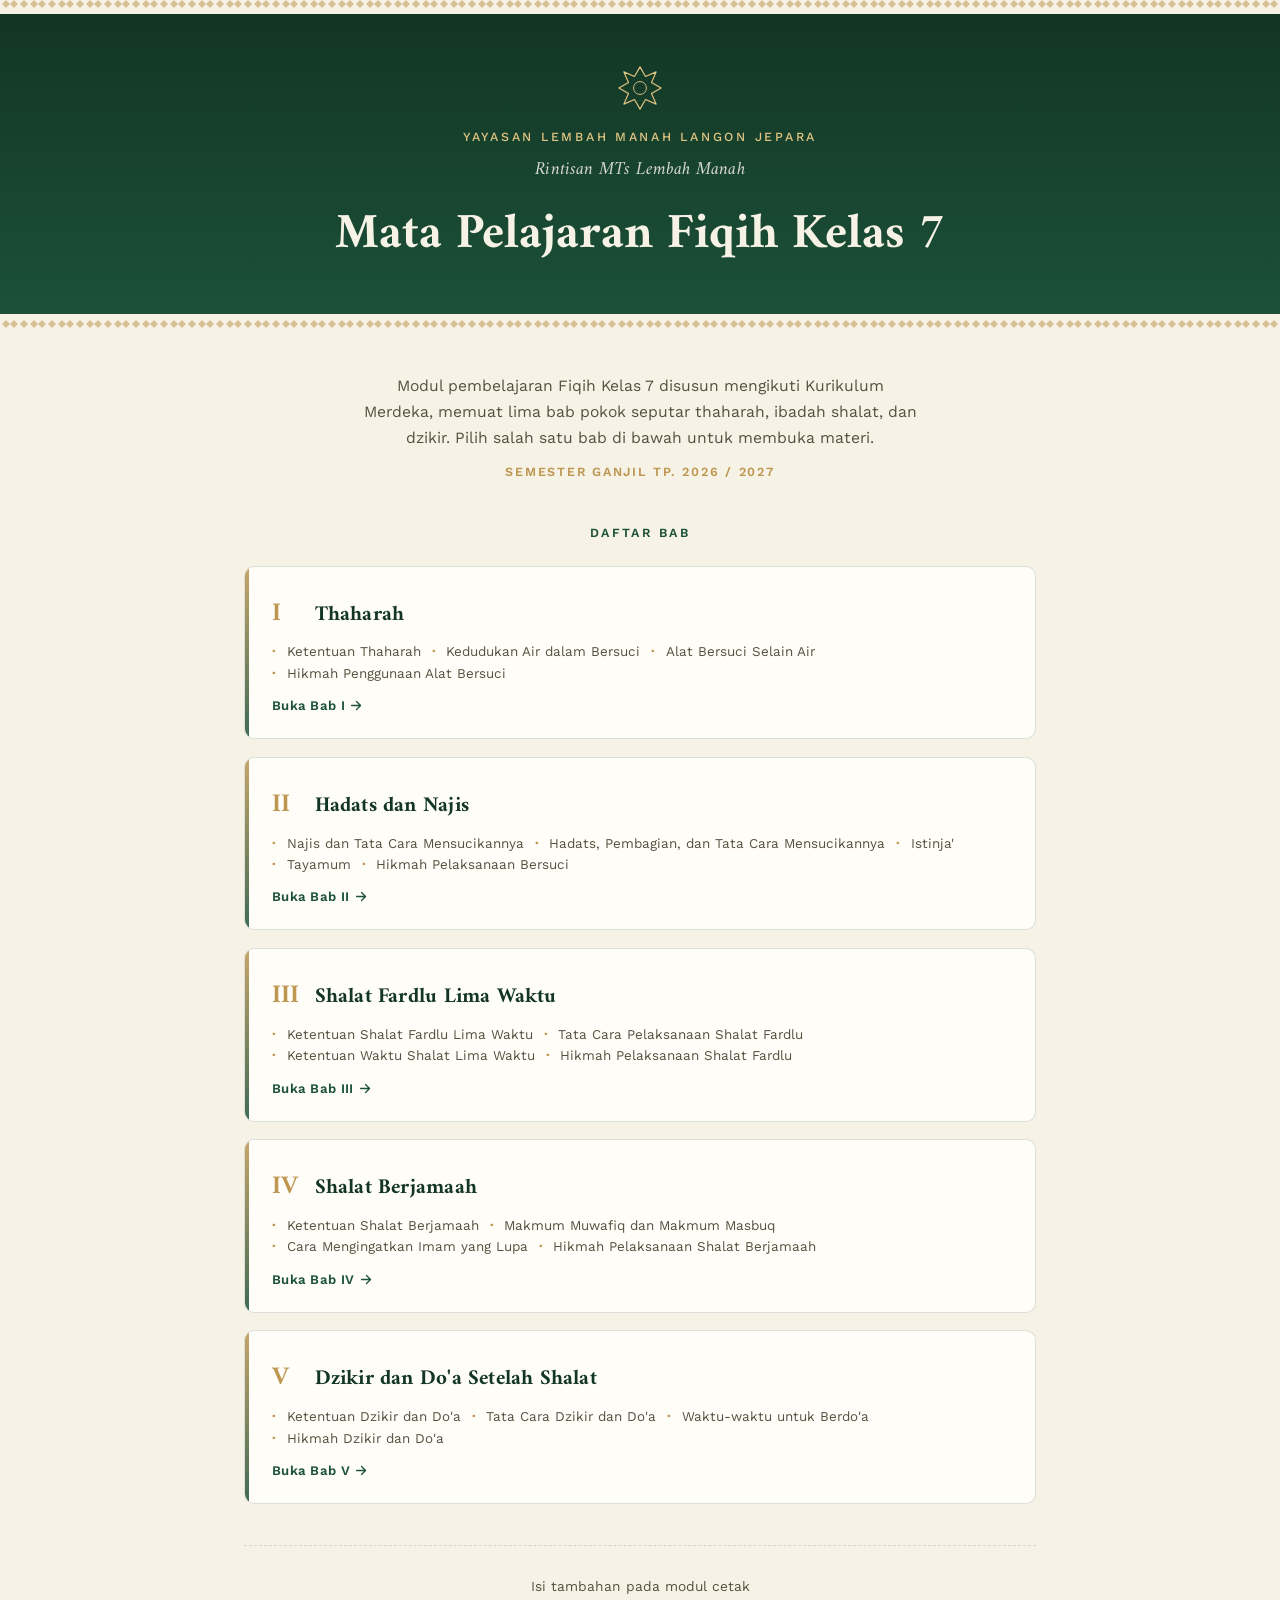
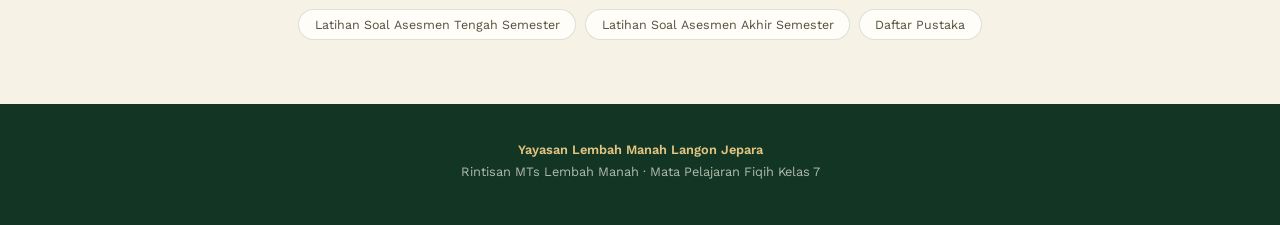
<file: index.html>
<!DOCTYPE html>
<html lang="id">
<head>
<meta charset="UTF-8">
<meta name="viewport" content="width=device-width, initial-scale=1.0">
<title>Fiqih Kelas 7 — MTs Lembah Manah</title>
<link rel="preconnect" href="https://fonts.googleapis.com">
<link rel="preconnect" href="https://fonts.gstatic.com" crossorigin>
<link href="https://fonts.googleapis.com/css2?family=Amiri:ital,wght@0,400;0,700;1,400&family=Work+Sans:wght@300;400;500;600;700&display=swap" rel="stylesheet">
<style>
  :root{
    --hijau-tua: #123524;
    --hijau: #1c5138;
    --hijau-terang: #2e7350;
    --emas: #bd9650;
    --emas-terang: #e2c583;
    --krem: #f7f2e6;
    --krem-kartu: #fffdf8;
    --tinta: #26241d;
    --tinta-lembut: #55503f;
    --garis: rgba(18,53,36,0.14);
  }

  *{box-sizing:border-box;}

  html{scroll-behavior:smooth;}

  body{
    margin:0;
    background:var(--krem);
    color:var(--tinta);
    font-family:'Work Sans', sans-serif;
    -webkit-font-smoothing:antialiased;
  }

  /* decorative geometric border strip, drawn as an inline SVG pattern */
  .motif{
    height:14px;
    width:100%;
    background-image: url("data:image/svg+xml,%3Csvg xmlns='http://www.w3.org/2000/svg' width='28' height='14' viewBox='0 0 28 14'%3E%3Cpath d='M14 0 L18 4 L14 8 L10 4 Z M0 4 L4 0 L8 4 L4 8 Z M20 4 L24 0 L28 4 L24 8 Z' fill='%23bd9650' opacity='0.55'/%3E%3C/svg%3E");
    background-repeat:repeat-x;
    background-position:center;
  }
  .motif.bawah{transform:scaleY(-1);}

  header{
    background: linear-gradient(180deg, var(--hijau-tua) 0%, var(--hijau) 100%);
    color: var(--krem);
    text-align:center;
    padding: 3.2rem 1.5rem 3rem;
    position:relative;
  }

  .eyebrow{
    font-size:0.78rem;
    letter-spacing:0.22em;
    text-transform:uppercase;
    color: var(--emas-terang);
    margin:0 0 0.6rem;
    font-weight:500;
  }

  header h2{
    font-family:'Amiri', serif;
    font-weight:400;
    font-style:italic;
    font-size:1.15rem;
    margin:0 0 1.1rem;
    color: rgba(247,242,230,0.85);
    letter-spacing:0.01em;
  }

  header h1{
    font-family:'Amiri', serif;
    font-weight:700;
    font-size:clamp(2.1rem, 5vw, 3.1rem);
    margin:0;
    line-height:1.25;
  }

  .medali{
    display:inline-flex;
    align-items:center;
    justify-content:center;
    margin-bottom:1.1rem;
  }
  .medali svg{width:46px;height:46px;}

  main{
    max-width:840px;
    margin:0 auto;
    padding: 2.8rem 1.5rem 4rem;
  }

  .intro{
    text-align:center;
    color: var(--tinta-lembut);
    font-size:0.98rem;
    margin: 0 auto 2.6rem;
    max-width:560px;
    line-height:1.65;
  }
  .intro .semester{
    display:inline-block;
    margin-top:0.7rem;
    font-size:0.78rem;
    letter-spacing:0.14em;
    text-transform:uppercase;
    color: var(--emas);
    font-weight:600;
  }

  .daftar-eyebrow{
    text-align:center;
    font-size:0.78rem;
    letter-spacing:0.2em;
    text-transform:uppercase;
    color:var(--hijau);
    font-weight:600;
    margin-bottom:1.6rem;
  }

  .bab-list{
    display:flex;
    flex-direction:column;
    gap:1.1rem;
  }

  .bab-card{
    display:block;
    text-decoration:none;
    color:inherit;
    background: var(--krem-kartu);
    border:1px solid var(--garis);
    border-radius:10px;
    padding: 1.5rem 1.7rem;
    position:relative;
    overflow:hidden;
    transition: transform 0.22s ease, box-shadow 0.22s ease, border-color 0.22s ease;
  }
  .bab-card::before{
    content:"";
    position:absolute;
    left:0; top:0; bottom:0;
    width:4px;
    background: linear-gradient(180deg, var(--emas), var(--hijau));
    opacity:0.85;
  }
  .bab-card:hover{
    transform: translateY(-3px);
    box-shadow: 0 14px 30px -18px rgba(18,53,36,0.45);
    border-color: var(--emas-terang);
  }
  .bab-card:focus-visible{
    outline: 3px solid var(--hijau-terang);
    outline-offset: 2px;
  }

  .bab-head{
    display:flex;
    align-items:baseline;
    gap:0.9rem;
    margin-bottom:0.55rem;
  }

  .bab-nomor{
    font-family:'Amiri', serif;
    font-weight:700;
    font-size:1.6rem;
    color: var(--emas);
    flex-shrink:0;
    min-width:2ch;
  }

  .bab-judul{
    font-family:'Amiri', serif;
    font-weight:700;
    font-size:1.32rem;
    color: var(--hijau-tua);
    letter-spacing:0.01em;
  }

  .bab-topik{
    margin: 0 0 0.9rem;
    padding:0;
    list-style:none;
    display:flex;
    flex-wrap:wrap;
    gap:0.4rem 0.7rem;
  }
  .bab-topik li{
    font-size:0.84rem;
    color: var(--tinta-lembut);
    position:relative;
    padding-left:0.9rem;
  }
  .bab-topik li::before{
    content:"·";
    position:absolute;
    left:0;
    color: var(--emas);
    font-weight:700;
  }

  .bab-cta{
    font-size:0.82rem;
    font-weight:600;
    color: var(--hijau);
    letter-spacing:0.02em;
    display:inline-flex;
    align-items:center;
    gap:0.35rem;
  }
  .bab-cta svg{
    width:13px; height:13px;
    transition: transform 0.2s ease;
  }
  .bab-card:hover .bab-cta svg{ transform: translateX(4px); }

  .tautan-lain{
    margin-top:2.6rem;
    padding-top:2rem;
    border-top:1px dashed var(--garis);
    text-align:center;
  }
  .tautan-lain p{
    font-size:0.86rem;
    color: var(--tinta-lembut);
    margin:0 0 0.9rem;
  }
  .chip-row{
    display:flex;
    flex-wrap:wrap;
    gap:0.6rem;
    justify-content:center;
  }
  .chip{
    font-size:0.78rem;
    padding:0.45rem 0.95rem;
    border:1px solid var(--garis);
    border-radius:999px;
    color: var(--tinta-lembut);
    background: var(--krem-kartu);
  }

  footer{
    text-align:center;
    padding: 2.2rem 1.5rem 2.6rem;
    color: rgba(247,242,230,0.7);
    background: var(--hijau-tua);
    font-size:0.8rem;
    line-height:1.7;
  }
  footer strong{ color: var(--emas-terang); font-weight:600; }

  @media (max-width: 520px){
    header{padding: 2.4rem 1.2rem 2.2rem;}
    main{padding: 2.2rem 1rem 3rem;}
    .bab-card{padding: 1.2rem 1.2rem;}
  }

  @media (prefers-reduced-motion: reduce){
    .bab-card, .bab-cta svg{ transition:none; }
  }
</style>
</head>
<body>

<div class="motif" aria-hidden="true"></div>
<header>
  <div class="medali" aria-hidden="true">
    <svg viewBox="0 0 100 100" fill="none">
      <polygon points="50,4 62,25 85,15 75,38 96,50 75,62 85,85 62,75 50,96 38,75 15,85 25,62 4,50 25,38 15,15 38,25"
        fill="none" stroke="#e2c583" stroke-width="2.5" stroke-linejoin="round"/>
      <circle cx="50" cy="50" r="14" fill="none" stroke="#e2c583" stroke-width="2"/>
    </svg>
  </div>
  <p class="eyebrow">Yayasan Lembah Manah Langon Jepara</p>
  <h2>Rintisan MTs Lembah Manah</h2>
  <h1>Mata Pelajaran Fiqih Kelas 7</h1>
</header>
<div class="motif bawah" aria-hidden="true"></div>

<main>
  <p class="intro">
    Modul pembelajaran Fiqih Kelas 7 disusun mengikuti Kurikulum Merdeka, memuat lima bab pokok
    seputar thaharah, ibadah shalat, dan dzikir. Pilih salah satu bab di bawah untuk membuka materi.
    <br><span class="semester">Semester Ganjil TP. 2026 / 2027</span>
  </p>

  <p class="daftar-eyebrow">Daftar Bab</p>

  <div class="bab-list">

    <a class="bab-card" href="Bab-1/index.html">
      <div class="bab-head">
        <span class="bab-nomor">I</span>
        <span class="bab-judul">Thaharah</span>
      </div>
      <ul class="bab-topik">
        <li>Ketentuan Thaharah</li>
        <li>Kedudukan Air dalam Bersuci</li>
        <li>Alat Bersuci Selain Air</li>
        <li>Hikmah Penggunaan Alat Bersuci</li>
      </ul>
      <span class="bab-cta">Buka Bab I
        <svg viewBox="0 0 16 16" fill="none"><path d="M2 8h11M8 3l5 5-5 5" stroke="currentColor" stroke-width="1.6" stroke-linecap="round" stroke-linejoin="round"/></svg>
      </span>
    </a>

    <a class="bab-card" href="Bab-2/index.html">
      <div class="bab-head">
        <span class="bab-nomor">II</span>
        <span class="bab-judul">Hadats dan Najis</span>
      </div>
      <ul class="bab-topik">
        <li>Najis dan Tata Cara Mensucikannya</li>
        <li>Hadats, Pembagian, dan Tata Cara Mensucikannya</li>
        <li>Istinja'</li>
        <li>Tayamum</li>
        <li>Hikmah Pelaksanaan Bersuci</li>
      </ul>
      <span class="bab-cta">Buka Bab II
        <svg viewBox="0 0 16 16" fill="none"><path d="M2 8h11M8 3l5 5-5 5" stroke="currentColor" stroke-width="1.6" stroke-linecap="round" stroke-linejoin="round"/></svg>
      </span>
    </a>

    <a class="bab-card" href="Bab-3/index.html">
      <div class="bab-head">
        <span class="bab-nomor">III</span>
        <span class="bab-judul">Shalat Fardlu Lima Waktu</span>
      </div>
      <ul class="bab-topik">
        <li>Ketentuan Shalat Fardlu Lima Waktu</li>
        <li>Tata Cara Pelaksanaan Shalat Fardlu</li>
        <li>Ketentuan Waktu Shalat Lima Waktu</li>
        <li>Hikmah Pelaksanaan Shalat Fardlu</li>
      </ul>
      <span class="bab-cta">Buka Bab III
        <svg viewBox="0 0 16 16" fill="none"><path d="M2 8h11M8 3l5 5-5 5" stroke="currentColor" stroke-width="1.6" stroke-linecap="round" stroke-linejoin="round"/></svg>
      </span>
    </a>

    <a class="bab-card" href="Bab-4/index.html">
      <div class="bab-head">
        <span class="bab-nomor">IV</span>
        <span class="bab-judul">Shalat Berjamaah</span>
      </div>
      <ul class="bab-topik">
        <li>Ketentuan Shalat Berjamaah</li>
        <li>Makmum Muwafiq dan Makmum Masbuq</li>
        <li>Cara Mengingatkan Imam yang Lupa</li>
        <li>Hikmah Pelaksanaan Shalat Berjamaah</li>
      </ul>
      <span class="bab-cta">Buka Bab IV
        <svg viewBox="0 0 16 16" fill="none"><path d="M2 8h11M8 3l5 5-5 5" stroke="currentColor" stroke-width="1.6" stroke-linecap="round" stroke-linejoin="round"/></svg>
      </span>
    </a>

    <a class="bab-card" href="Bab-5/index.html">
      <div class="bab-head">
        <span class="bab-nomor">V</span>
        <span class="bab-judul">Dzikir dan Do'a Setelah Shalat</span>
      </div>
      <ul class="bab-topik">
        <li>Ketentuan Dzikir dan Do'a</li>
        <li>Tata Cara Dzikir dan Do'a</li>
        <li>Waktu-waktu untuk Berdo'a</li>
        <li>Hikmah Dzikir dan Do'a</li>
      </ul>
      <span class="bab-cta">Buka Bab V
        <svg viewBox="0 0 16 16" fill="none"><path d="M2 8h11M8 3l5 5-5 5" stroke="currentColor" stroke-width="1.6" stroke-linecap="round" stroke-linejoin="round"/></svg>
      </span>
    </a>

  </div>

  <div class="tautan-lain">
    <p>Isi tambahan pada modul cetak</p>
    <div class="chip-row">
      <span class="chip">Latihan Soal Asesmen Tengah Semester</span>
      <span class="chip">Latihan Soal Asesmen Akhir Semester</span>
      <span class="chip">Daftar Pustaka</span>
    </div>
  </div>
</main>

<footer>
  <strong>Yayasan Lembah Manah Langon Jepara</strong><br>
  Rintisan MTs Lembah Manah · Mata Pelajaran Fiqih Kelas 7
</footer>

</body>
</html>
</file>
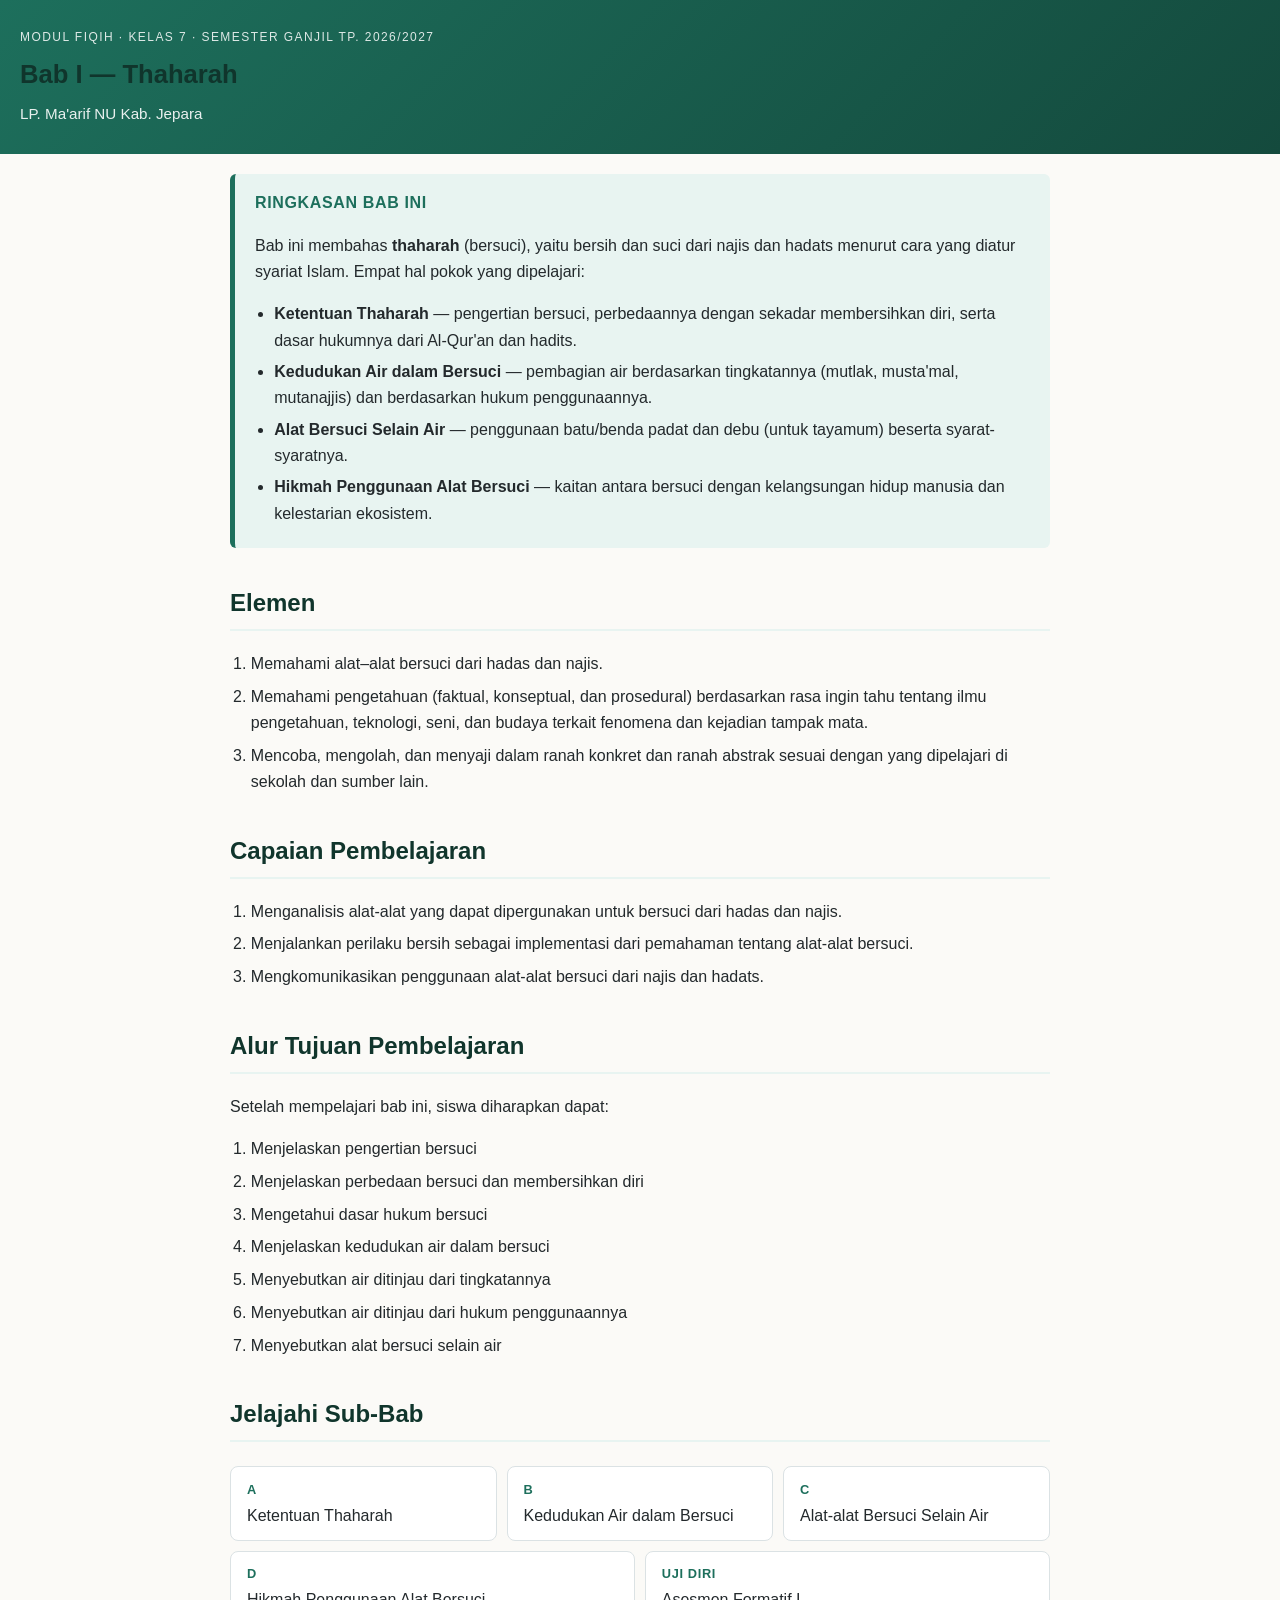
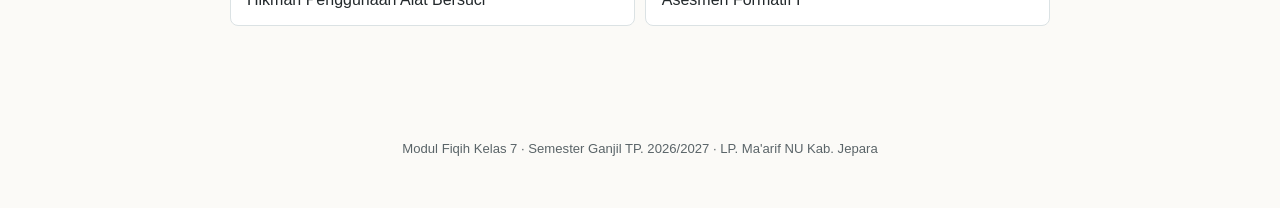
<file: Bab-1/index.html>
<!DOCTYPE html>
<html lang="id">
<head>
<meta charset="UTF-8">
<meta name="viewport" content="width=device-width, initial-scale=1.0">
<title>Bab I: Thaharah — Modul Fiqih Kelas 7</title>
<link rel="stylesheet" href="style.css">
</head>
<body>

<header class="site-header">
  <p class="eyebrow">Modul Fiqih · Kelas 7 · Semester Ganjil TP. 2026/2027</p>
  <h1>Bab I — Thaharah</h1>
  <p class="sub">LP. Ma'arif NU Kab. Jepara</p>
</header>

<main>

  <div class="ringkasan">
    <h3>Ringkasan Bab Ini</h3>
    <p>Bab ini membahas <strong>thaharah</strong> (bersuci), yaitu bersih dan suci dari najis dan hadats menurut cara yang diatur syariat Islam. Empat hal pokok yang dipelajari:</p>
    <ul>
      <li><strong>Ketentuan Thaharah</strong> — pengertian bersuci, perbedaannya dengan sekadar membersihkan diri, serta dasar hukumnya dari Al-Qur'an dan hadits.</li>
      <li><strong>Kedudukan Air dalam Bersuci</strong> — pembagian air berdasarkan tingkatannya (mutlak, musta'mal, mutanajjis) dan berdasarkan hukum penggunaannya.</li>
      <li><strong>Alat Bersuci Selain Air</strong> — penggunaan batu/benda padat dan debu (untuk tayamum) beserta syarat-syaratnya.</li>
      <li><strong>Hikmah Penggunaan Alat Bersuci</strong> — kaitan antara bersuci dengan kelangsungan hidup manusia dan kelestarian ekosistem.</li>
    </ul>
  </div>

  <h2>Elemen</h2>
  <ol class="list">
    <li>Memahami alat–alat bersuci dari hadas dan najis.</li>
    <li>Memahami pengetahuan (faktual, konseptual, dan prosedural) berdasarkan rasa ingin tahu tentang ilmu pengetahuan, teknologi, seni, dan budaya terkait fenomena dan kejadian tampak mata.</li>
    <li>Mencoba, mengolah, dan menyaji dalam ranah konkret dan ranah abstrak sesuai dengan yang dipelajari di sekolah dan sumber lain.</li>
  </ol>

  <h2>Capaian Pembelajaran</h2>
  <ol class="list">
    <li>Menganalisis alat-alat yang dapat dipergunakan untuk bersuci dari hadas dan najis.</li>
    <li>Menjalankan perilaku bersih sebagai implementasi dari pemahaman tentang alat-alat bersuci.</li>
    <li>Mengkomunikasikan penggunaan alat-alat bersuci dari najis dan hadats.</li>
  </ol>

  <h2>Alur Tujuan Pembelajaran</h2>
  <p>Setelah mempelajari bab ini, siswa diharapkan dapat:</p>
  <ol class="list">
    <li>Menjelaskan pengertian bersuci</li>
    <li>Menjelaskan perbedaan bersuci dan membersihkan diri</li>
    <li>Mengetahui dasar hukum bersuci</li>
    <li>Menjelaskan kedudukan air dalam bersuci</li>
    <li>Menyebutkan air ditinjau dari tingkatannya</li>
    <li>Menyebutkan air ditinjau dari hukum penggunaannya</li>
    <li>Menyebutkan alat bersuci selain air</li>
  </ol>

  <h2>Jelajahi Sub-Bab</h2>
  <div class="section-nav">
    <a href="ketentuan-thaharah.html">
      <span class="tag">A</span>
      Ketentuan Thaharah
    </a>
    <a href="kedudukan-air.html">
      <span class="tag">B</span>
      Kedudukan Air dalam Bersuci
    </a>
    <a href="alat-selain-air.html">
      <span class="tag">C</span>
      Alat-alat Bersuci Selain Air
    </a>
    <a href="hikmah.html">
      <span class="tag">D</span>
      Hikmah Penggunaan Alat Bersuci
    </a>
    <a href="asesmen.html">
      <span class="tag">Uji Diri</span>
      Asesmen Formatif I
    </a>
  </div>

</main>

<footer class="site-footer">
  Modul Fiqih Kelas 7 · Semester Ganjil TP. 2026/2027 · LP. Ma'arif NU Kab. Jepara
</footer>

</body>
</html>
</file>
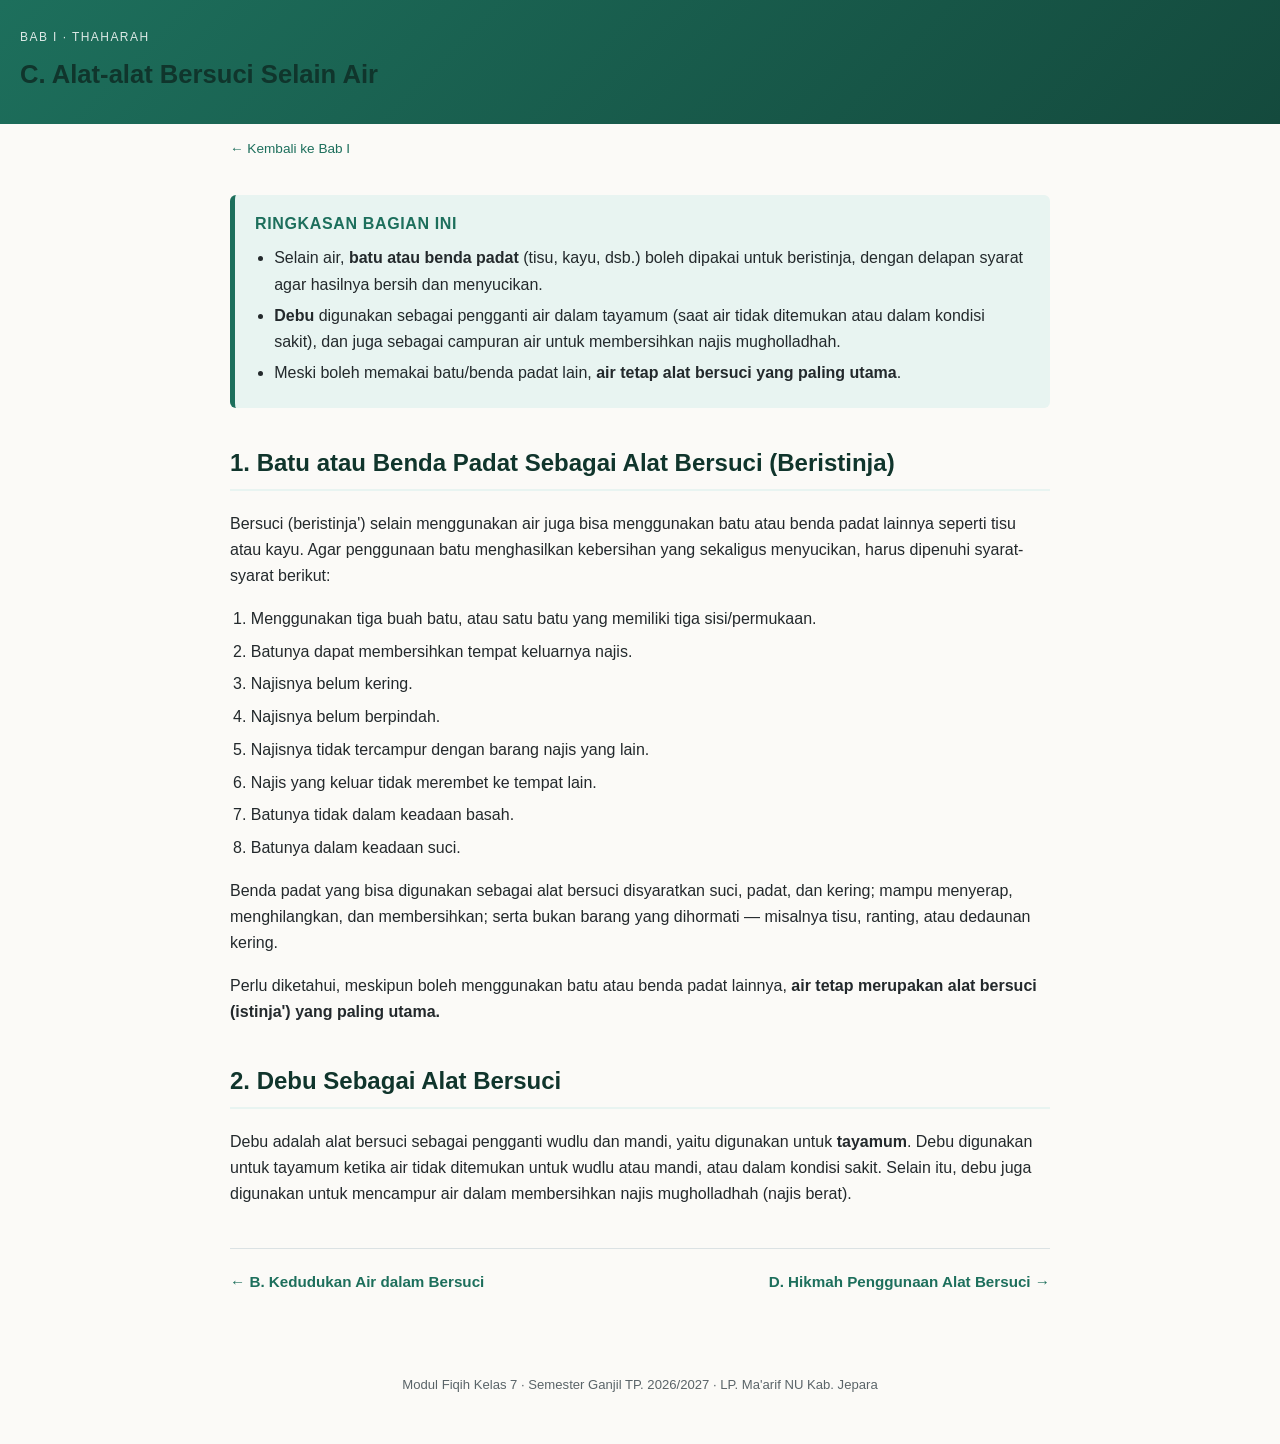
<file: alat-selain-air.html>
<!DOCTYPE html>
<html lang="id">
<head>
<meta charset="UTF-8">
<meta name="viewport" content="width=device-width, initial-scale=1.0">
<title>C. Alat-alat Bersuci Selain Air — Modul Fiqih Kelas 7</title>
<link rel="stylesheet" href="style.css">
</head>
<body>

<header class="site-header">
  <p class="eyebrow">Bab I · Thaharah</p>
  <h1>C. Alat-alat Bersuci Selain Air</h1>
</header>

<nav class="crumbs"><a href="index.html">← Kembali ke Bab I</a></nav>

<main>

  <div class="ringkasan">
    <h3>Ringkasan Bagian Ini</h3>
    <ul>
      <li>Selain air, <strong>batu atau benda padat</strong> (tisu, kayu, dsb.) boleh dipakai untuk beristinja, dengan delapan syarat agar hasilnya bersih dan menyucikan.</li>
      <li><strong>Debu</strong> digunakan sebagai pengganti air dalam tayamum (saat air tidak ditemukan atau dalam kondisi sakit), dan juga sebagai campuran air untuk membersihkan najis mugholladhah.</li>
      <li>Meski boleh memakai batu/benda padat lain, <strong>air tetap alat bersuci yang paling utama</strong>.</li>
    </ul>
  </div>

  <h2>1. Batu atau Benda Padat Sebagai Alat Bersuci (Beristinja)</h2>
  <p>Bersuci (beristinja') selain menggunakan air juga bisa menggunakan batu atau benda padat lainnya seperti tisu atau kayu. Agar penggunaan batu menghasilkan kebersihan yang sekaligus menyucikan, harus dipenuhi syarat-syarat berikut:</p>
  <ol class="list">
    <li>Menggunakan tiga buah batu, atau satu batu yang memiliki tiga sisi/permukaan.</li>
    <li>Batunya dapat membersihkan tempat keluarnya najis.</li>
    <li>Najisnya belum kering.</li>
    <li>Najisnya belum berpindah.</li>
    <li>Najisnya tidak tercampur dengan barang najis yang lain.</li>
    <li>Najis yang keluar tidak merembet ke tempat lain.</li>
    <li>Batunya tidak dalam keadaan basah.</li>
    <li>Batunya dalam keadaan suci.</li>
  </ol>
  <p>Benda padat yang bisa digunakan sebagai alat bersuci disyaratkan suci, padat, dan kering; mampu menyerap, menghilangkan, dan membersihkan; serta bukan barang yang dihormati — misalnya tisu, ranting, atau dedaunan kering.</p>
  <p>Perlu diketahui, meskipun boleh menggunakan batu atau benda padat lainnya, <strong>air tetap merupakan alat bersuci (istinja') yang paling utama.</strong></p>

  <h2>2. Debu Sebagai Alat Bersuci</h2>
  <p>Debu adalah alat bersuci sebagai pengganti wudlu dan mandi, yaitu digunakan untuk <strong>tayamum</strong>. Debu digunakan untuk tayamum ketika air tidak ditemukan untuk wudlu atau mandi, atau dalam kondisi sakit. Selain itu, debu juga digunakan untuk mencampur air dalam membersihkan najis mugholladhah (najis berat).</p>

  <div class="pager">
    <a href="kedudukan-air.html">← B. Kedudukan Air dalam Bersuci</a>
    <a href="hikmah.html">D. Hikmah Penggunaan Alat Bersuci →</a>
  </div>

</main>

<footer class="site-footer">
  Modul Fiqih Kelas 7 · Semester Ganjil TP. 2026/2027 · LP. Ma'arif NU Kab. Jepara
</footer>

</body>
</html>
</file>
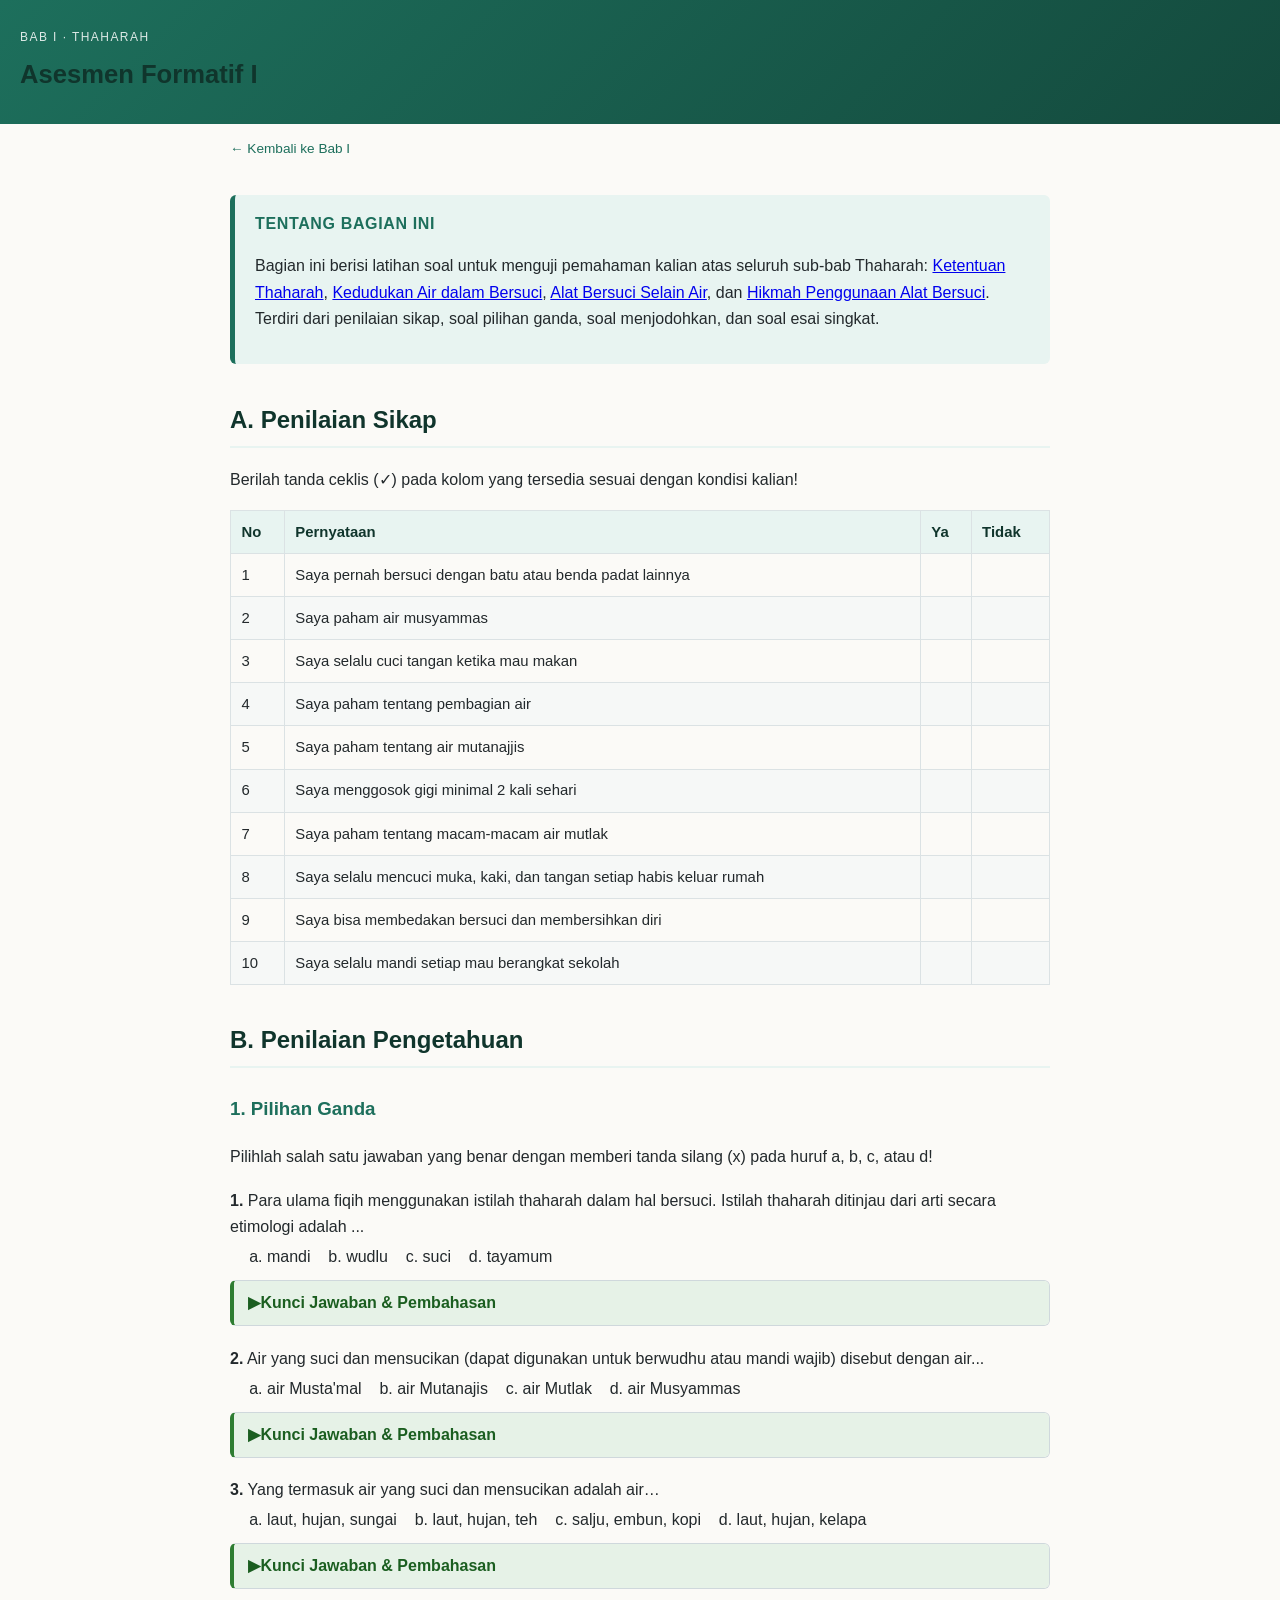
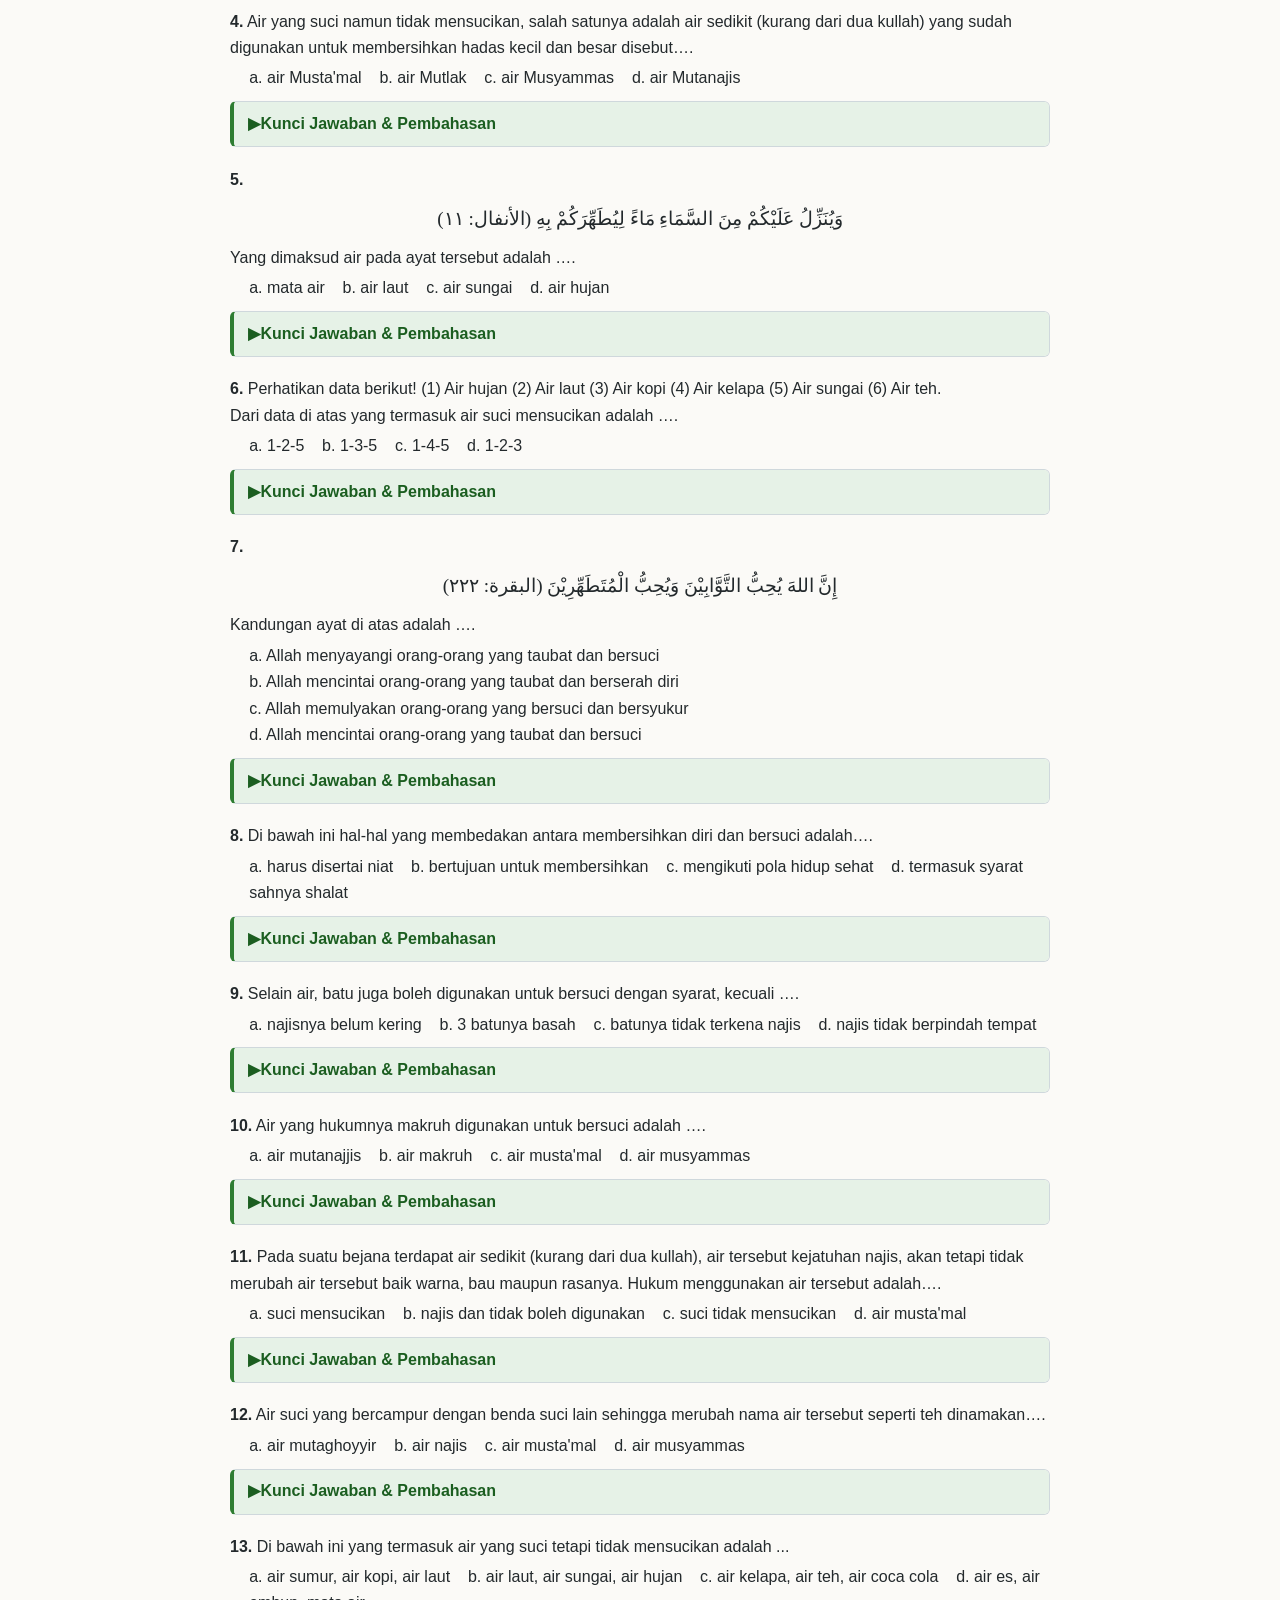
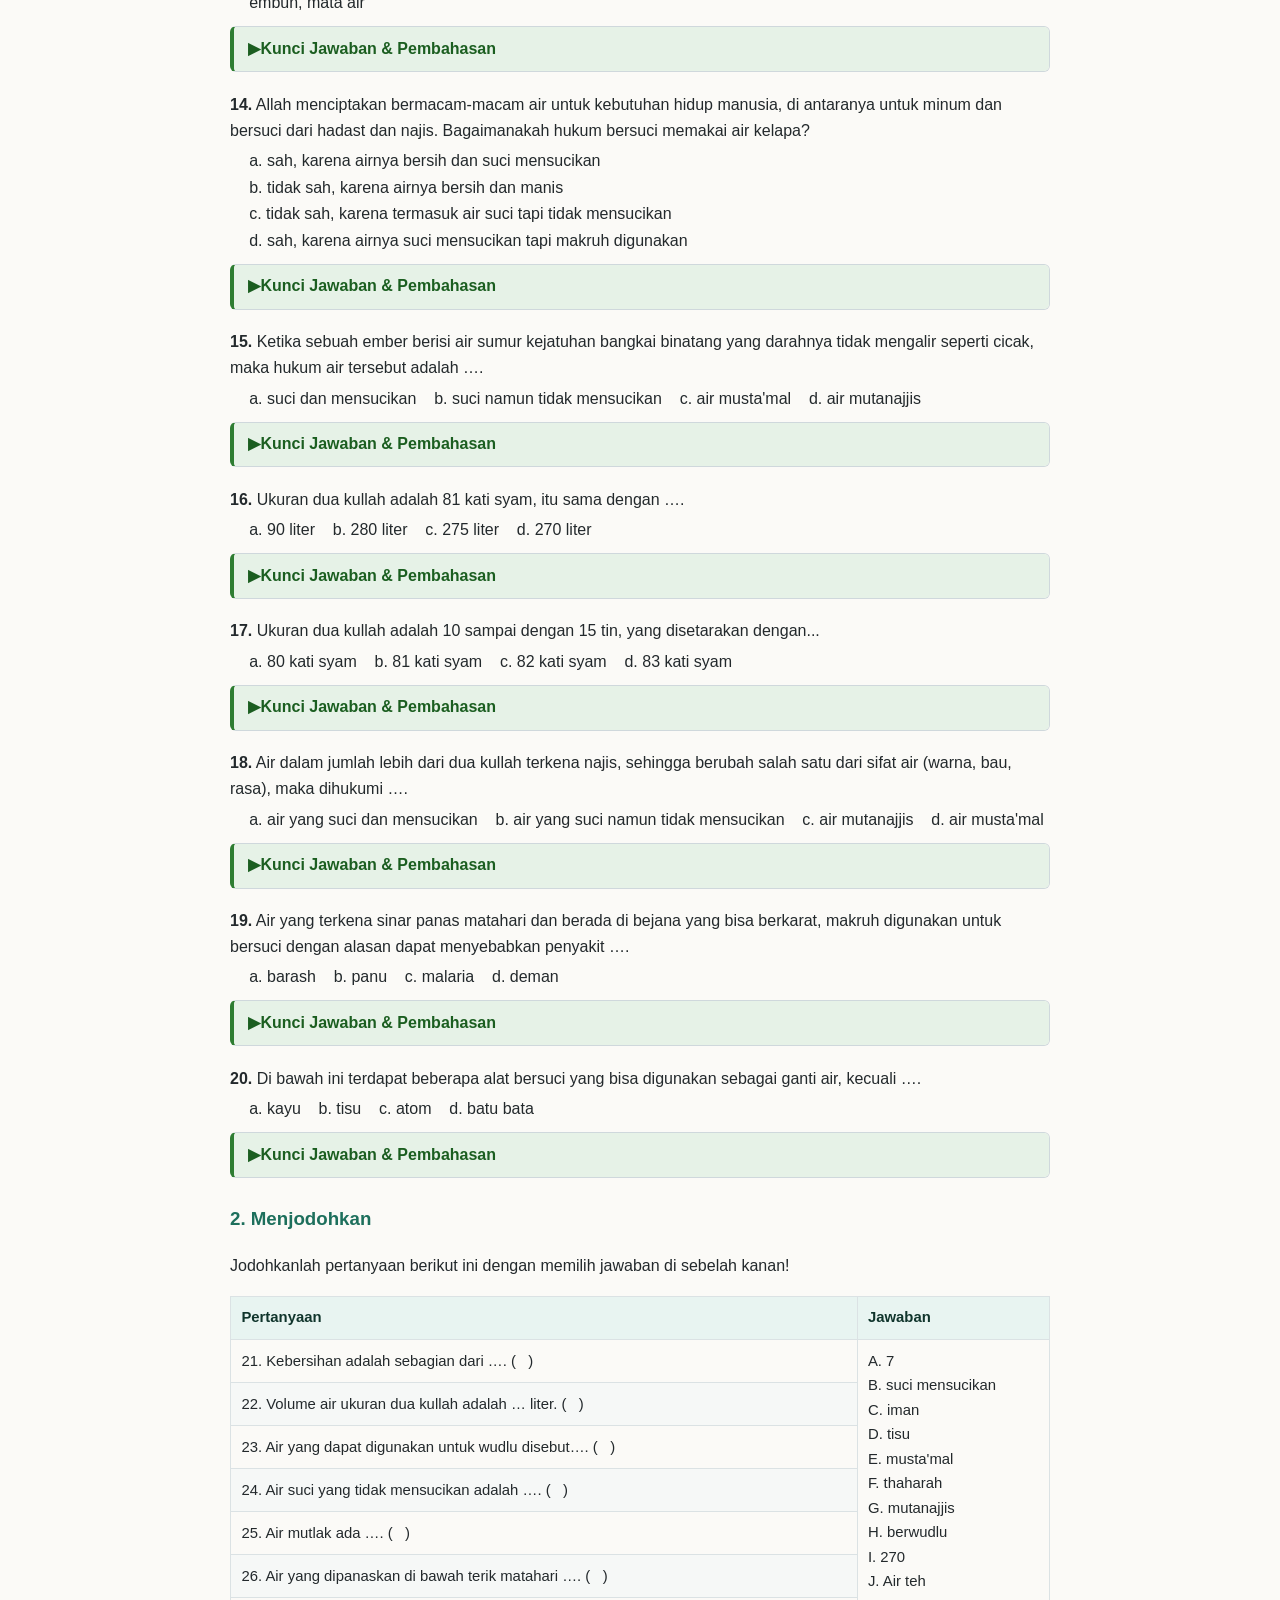
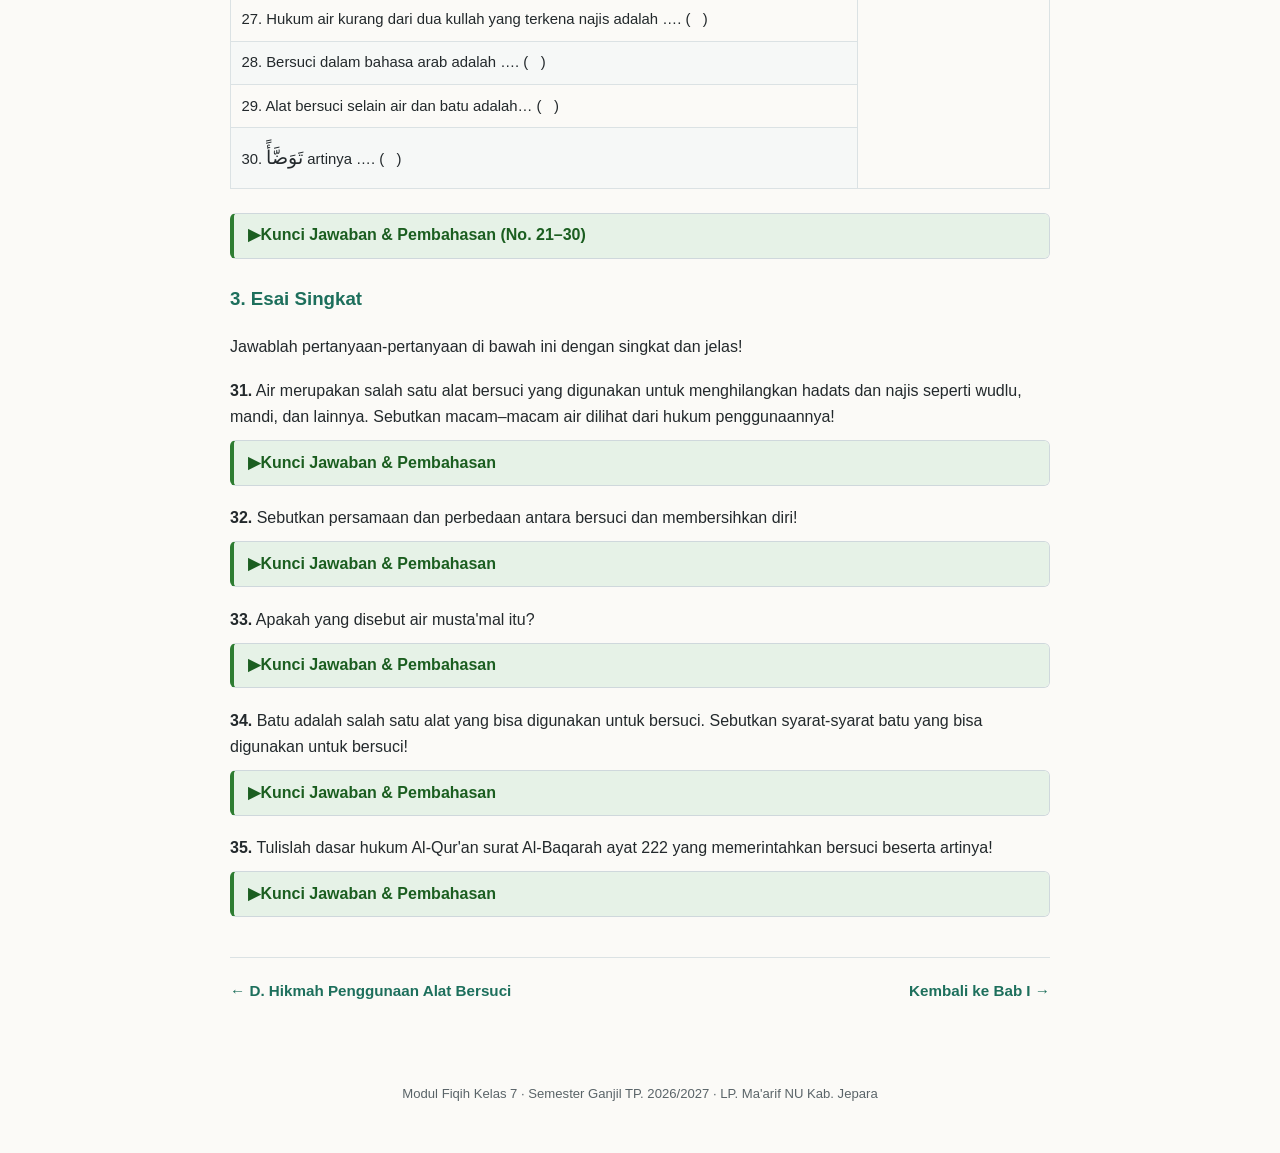
<file: asesmen.html>
<!DOCTYPE html>
<html lang="id">
<head>
<meta charset="UTF-8">
<meta name="viewport" content="width=device-width, initial-scale=1.0">
<title>Asesmen Formatif I — Modul Fiqih Kelas 7</title>
<link rel="stylesheet" href="style.css">
<style>
  details.kunci {
    margin: 0.6rem 0 1.2rem;
    border: 1px solid #cfd8dc;
    border-left: 4px solid #2e7d32;
    border-radius: 6px;
    background: #f4f9f4;
    overflow: hidden;
  }
  details.kunci summary {
    cursor: pointer;
    list-style: none;
    padding: 0.55rem 0.9rem;
    font-weight: 600;
    color: #1b5e20;
    background: #e6f2e7;
    user-select: none;
  }
  details.kunci summary::-webkit-details-marker { display: none; }
  details.kunci summary::before {
    content: "▶ ";
    display: inline-block;
    transition: transform 0.15s ease;
  }
  details.kunci[open] summary::before { transform: rotate(90deg); }
  details.kunci summary:hover { background: #dcecdd; }
  details.kunci .kunci-isi {
    padding: 0.7rem 1rem 0.9rem;
  }
  details.kunci .kunci-isi p { margin: 0.35rem 0; }
  details.kunci .jawaban { color: #1b5e20; font-weight: 600; }
  .jodoh-kunci table {
    margin-top: 0.4rem;
  }
</style>
</head>
<body>

<header class="site-header">
  <p class="eyebrow">Bab I · Thaharah</p>
  <h1>Asesmen Formatif I</h1>
</header>

<nav class="crumbs"><a href="index.html">← Kembali ke Bab I</a></nav>

<main>

  <div class="ringkasan">
    <h3>Tentang Bagian Ini</h3>
    <p>Bagian ini berisi latihan soal untuk menguji pemahaman kalian atas seluruh sub-bab Thaharah: <a href="ketentuan-thaharah.html">Ketentuan Thaharah</a>, <a href="kedudukan-air.html">Kedudukan Air dalam Bersuci</a>, <a href="alat-selain-air.html">Alat Bersuci Selain Air</a>, dan <a href="hikmah.html">Hikmah Penggunaan Alat Bersuci</a>. Terdiri dari penilaian sikap, soal pilihan ganda, soal menjodohkan, dan soal esai singkat.</p>
  </div>

  <h2>A. Penilaian Sikap</h2>
  <p>Berilah tanda ceklis (✓) pada kolom yang tersedia sesuai dengan kondisi kalian!</p>
  <table>
    <thead><tr><th>No</th><th>Pernyataan</th><th>Ya</th><th>Tidak</th></tr></thead>
    <tbody>
      <tr><td>1</td><td>Saya pernah bersuci dengan batu atau benda padat lainnya</td><td></td><td></td></tr>
      <tr><td>2</td><td>Saya paham air musyammas</td><td></td><td></td></tr>
      <tr><td>3</td><td>Saya selalu cuci tangan ketika mau makan</td><td></td><td></td></tr>
      <tr><td>4</td><td>Saya paham tentang pembagian air</td><td></td><td></td></tr>
      <tr><td>5</td><td>Saya paham tentang air mutanajjis</td><td></td><td></td></tr>
      <tr><td>6</td><td>Saya menggosok gigi minimal 2 kali sehari</td><td></td><td></td></tr>
      <tr><td>7</td><td>Saya paham tentang macam-macam air mutlak</td><td></td><td></td></tr>
      <tr><td>8</td><td>Saya selalu mencuci muka, kaki, dan tangan setiap habis keluar rumah</td><td></td><td></td></tr>
      <tr><td>9</td><td>Saya bisa membedakan bersuci dan membersihkan diri</td><td></td><td></td></tr>
      <tr><td>10</td><td>Saya selalu mandi setiap mau berangkat sekolah</td><td></td><td></td></tr>
    </tbody>
  </table>

  <h2>B. Penilaian Pengetahuan</h2>
  <h3>1. Pilihan Ganda</h3>
  <p>Pilihlah salah satu jawaban yang benar dengan memberi tanda silang (x) pada huruf a, b, c, atau d!</p>

  <div class="soal">
    <p><strong>1.</strong> Para ulama fiqih menggunakan istilah thaharah dalam hal bersuci. Istilah thaharah ditinjau dari arti secara etimologi adalah ...</p>
    <p class="opsi">a. mandi &nbsp;&nbsp; b. wudlu &nbsp;&nbsp; c. suci &nbsp;&nbsp; d. tayamum</p>
    <details class="kunci">
      <summary>Kunci Jawaban & Pembahasan</summary>
      <div class="kunci-isi">
        <p class="jawaban">Jawaban: c. suci</p>
        <p><strong>Pembahasan:</strong> Secara etimologi (bahasa), thaharah berarti "suci" atau "bersih". Sedangkan secara terminologi (istilah fiqih), thaharah berarti menghilangkan hadats dan/atau najis dengan air atau alat bersuci lain yang memenuhi syarat.</p>
      </div>
    </details>
  </div>

  <div class="soal">
    <p><strong>2.</strong> Air yang suci dan mensucikan (dapat digunakan untuk berwudhu atau mandi wajib) disebut dengan air...</p>
    <p class="opsi">a. air Musta'mal &nbsp;&nbsp; b. air Mutanajis &nbsp;&nbsp; c. air Mutlak &nbsp;&nbsp; d. air Musyammas</p>
    <details class="kunci">
      <summary>Kunci Jawaban & Pembahasan</summary>
      <div class="kunci-isi">
        <p class="jawaban">Jawaban: c. air Mutlak</p>
        <p><strong>Pembahasan:</strong> Air mutlak adalah air yang masih murni sesuai asalnya (belum tercampur/berubah) sehingga sah digunakan untuk bersuci, seperti air hujan, air sumur, air laut, air sungai, air mata air, air embun, dan air salju.</p>
      </div>
    </details>
  </div>

  <div class="soal">
    <p><strong>3.</strong> Yang termasuk air yang suci dan mensucikan adalah air…</p>
    <p class="opsi">a. laut, hujan, sungai &nbsp;&nbsp; b. laut, hujan, teh &nbsp;&nbsp; c. salju, embun, kopi &nbsp;&nbsp; d. laut, hujan, kelapa</p>
    <details class="kunci">
      <summary>Kunci Jawaban & Pembahasan</summary>
      <div class="kunci-isi">
        <p class="jawaban">Jawaban: a. laut, hujan, sungai</p>
        <p><strong>Pembahasan:</strong> Air laut, air hujan, dan air sungai termasuk air mutlak (suci mensucikan) karena masih murni. Adapun teh, kopi, dan air kelapa sudah bercampur/berubah sehingga tidak lagi mensucikan.</p>
      </div>
    </details>
  </div>

  <div class="soal">
    <p><strong>4.</strong> Air yang suci namun tidak mensucikan, salah satunya adalah air sedikit (kurang dari dua kullah) yang sudah digunakan untuk membersihkan hadas kecil dan besar disebut….</p>
    <p class="opsi">a. air Musta'mal &nbsp;&nbsp; b. air Mutlak &nbsp;&nbsp; c. air Musyammas &nbsp;&nbsp; d. air Mutanajis</p>
    <details class="kunci">
      <summary>Kunci Jawaban & Pembahasan</summary>
      <div class="kunci-isi">
        <p class="jawaban">Jawaban: a. air Musta'mal</p>
        <p><strong>Pembahasan:</strong> Air musta'mal adalah air sedikit (kurang dari dua kullah) yang telah dipakai untuk bersuci (menghilangkan hadats). Air ini tetap suci, namun tidak dapat digunakan lagi untuk bersuci.</p>
      </div>
    </details>
  </div>

  <div class="soal">
    <p><strong>5.</strong> <span class="ar" style="font-size:1.2rem; margin:.3rem 0;">وَيُنَزِّلُ عَلَيْكُمْ مِنَ السَّمَاءِ مَاءً لِيُطَهِّرَكُمْ بِهِ (الأنفال: ١١)</span></p>
    <p>Yang dimaksud air pada ayat tersebut adalah ….</p>
    <p class="opsi">a. mata air &nbsp;&nbsp; b. air laut &nbsp;&nbsp; c. air sungai &nbsp;&nbsp; d. air hujan</p>
    <details class="kunci">
      <summary>Kunci Jawaban & Pembahasan</summary>
      <div class="kunci-isi">
        <p class="jawaban">Jawaban: d. air hujan</p>
        <p><strong>Pembahasan:</strong> Ayat tersebut (QS. Al-Anfal: 11) menjelaskan Allah menurunkan air (hujan) dari langit untuk mensucikan. Kata "مِنَ السَّمَاءِ" (dari langit) menunjukkan air yang dimaksud adalah air hujan.</p>
      </div>
    </details>
  </div>

  <div class="soal">
    <p><strong>6.</strong> Perhatikan data berikut! (1) Air hujan (2) Air laut (3) Air kopi (4) Air kelapa (5) Air sungai (6) Air teh.<br>Dari data di atas yang termasuk air suci mensucikan adalah ….</p>
    <p class="opsi">a. 1-2-5 &nbsp;&nbsp; b. 1-3-5 &nbsp;&nbsp; c. 1-4-5 &nbsp;&nbsp; d. 1-2-3</p>
    <details class="kunci">
      <summary>Kunci Jawaban & Pembahasan</summary>
      <div class="kunci-isi">
        <p class="jawaban">Jawaban: a. 1-2-5 (air hujan, air laut, air sungai)</p>
        <p><strong>Pembahasan:</strong> Air hujan, air laut, dan air sungai adalah air mutlak yang suci dan mensucikan. Air kopi, air kelapa, dan air teh sudah bercampur benda lain sehingga tidak lagi tergolong air mutlak.</p>
      </div>
    </details>
  </div>

  <div class="soal">
    <p><strong>7.</strong> <span class="ar" style="font-size:1.2rem; margin:.3rem 0;">إِنَّ اللهَ يُحِبُّ التَّوَّابِيْنَ وَيُحِبُّ الْمُتَطَهِّرِيْنَ (البقرة: ٢٢٢)</span></p>
    <p>Kandungan ayat di atas adalah ….</p>
    <p class="opsi">a. Allah menyayangi orang-orang yang taubat dan bersuci<br>
    b. Allah mencintai orang-orang yang taubat dan berserah diri<br>
    c. Allah memulyakan orang-orang yang bersuci dan bersyukur<br>
    d. Allah mencintai orang-orang yang taubat dan bersuci</p>
    <details class="kunci">
      <summary>Kunci Jawaban & Pembahasan</summary>
      <div class="kunci-isi">
        <p class="jawaban">Jawaban: d. Allah mencintai orang-orang yang taubat dan bersuci</p>
        <p><strong>Pembahasan:</strong> QS. Al-Baqarah: 222 menegaskan bahwa Allah mencintai (يُحِبُّ) dua golongan, yaitu at-tawwabin (orang-orang yang bertaubat) dan al-mutathahhirin (orang-orang yang bersuci/menyucikan diri).</p>
      </div>
    </details>
  </div>

  <div class="soal">
    <p><strong>8.</strong> Di bawah ini hal-hal yang membedakan antara membersihkan diri dan bersuci adalah….</p>
    <p class="opsi">a. harus disertai niat &nbsp;&nbsp; b. bertujuan untuk membersihkan &nbsp;&nbsp; c. mengikuti pola hidup sehat &nbsp;&nbsp; d. termasuk syarat sahnya shalat</p>
    <details class="kunci">
      <summary>Kunci Jawaban & Pembahasan</summary>
      <div class="kunci-isi">
        <p class="jawaban">Jawaban: a. harus disertai niat</p>
        <p><strong>Pembahasan:</strong> Bersuci (thaharah) dalam syariat harus disertai niat karena berkaitan dengan menghilangkan hadats/najis sebagai syarat ibadah. Sedangkan membersihkan diri secara umum (mandi biasa, cuci tangan, dsb.) tidak memerlukan niat khusus.</p>
      </div>
    </details>
  </div>

  <div class="soal">
    <p><strong>9.</strong> Selain air, batu juga boleh digunakan untuk bersuci dengan syarat, kecuali ….</p>
    <p class="opsi">a. najisnya belum kering &nbsp;&nbsp; b. 3 batunya basah &nbsp;&nbsp; c. batunya tidak terkena najis &nbsp;&nbsp; d. najis tidak berpindah tempat</p>
    <details class="kunci">
      <summary>Kunci Jawaban & Pembahasan</summary>
      <div class="kunci-isi">
        <p class="jawaban">Jawaban: b. 3 batunya basah</p>
        <p><strong>Pembahasan:</strong> Syarat batu (istijmar) untuk bersuci antara lain: najis belum kering, najis belum berpindah tempat, dan batu tidak terkena najis lain sebelumnya, serta digunakan minimal 3 batu/usapan. "Batunya basah" bukan termasuk syarat, sehingga menjadi jawaban yang dikecualikan.</p>
      </div>
    </details>
  </div>

  <div class="soal">
    <p><strong>10.</strong> Air yang hukumnya makruh digunakan untuk bersuci adalah ….</p>
    <p class="opsi">a. air mutanajjis &nbsp;&nbsp; b. air makruh &nbsp;&nbsp; c. air musta'mal &nbsp;&nbsp; d. air musyammas</p>
    <details class="kunci">
      <summary>Kunci Jawaban & Pembahasan</summary>
      <div class="kunci-isi">
        <p class="jawaban">Jawaban: d. air musyammas</p>
        <p><strong>Pembahasan:</strong> Air musyammas adalah air yang dipanaskan langsung di bawah terik matahari, biasanya dalam bejana logam yang mudah berkarat. Hukumnya makruh digunakan untuk bersuci karena dikhawatirkan dapat menimbulkan penyakit kulit.</p>
      </div>
    </details>
  </div>

  <div class="soal">
    <p><strong>11.</strong> Pada suatu bejana terdapat air sedikit (kurang dari dua kullah), air tersebut kejatuhan najis, akan tetapi tidak merubah air tersebut baik warna, bau maupun rasanya. Hukum menggunakan air tersebut adalah….</p>
    <p class="opsi">a. suci mensucikan &nbsp;&nbsp; b. najis dan tidak boleh digunakan &nbsp;&nbsp; c. suci tidak mensucikan &nbsp;&nbsp; d. air musta'mal</p>
    <details class="kunci">
      <summary>Kunci Jawaban & Pembahasan</summary>
      <div class="kunci-isi">
        <p class="jawaban">Jawaban: b. najis dan tidak boleh digunakan</p>
        <p><strong>Pembahasan:</strong> Air yang jumlahnya kurang dari dua kullah, apabila kejatuhan najis, langsung dihukumi najis (mutanajjis) meskipun tidak berubah warna, bau, maupun rasanya. Ini berbeda dengan air yang jumlahnya lebih dari dua kullah, yang baru dihukumi najis jika salah satu sifatnya berubah.</p>
      </div>
    </details>
  </div>

  <div class="soal">
    <p><strong>12.</strong> Air suci yang bercampur dengan benda suci lain sehingga merubah nama air tersebut seperti teh dinamakan….</p>
    <p class="opsi">a. air mutaghoyyir &nbsp;&nbsp; b. air najis &nbsp;&nbsp; c. air musta'mal &nbsp;&nbsp; d. air musyammas</p>
    <details class="kunci">
      <summary>Kunci Jawaban & Pembahasan</summary>
      <div class="kunci-isi">
        <p class="jawaban">Jawaban: a. air mutaghoyyir</p>
        <p><strong>Pembahasan:</strong> Air mutaghoyyir adalah air suci yang bercampur dengan benda suci lain sehingga berubah salah satu sifatnya (warna, bau, atau rasa) dan berubah namanya, misalnya air teh atau air kopi. Air ini suci namun tidak sah digunakan untuk bersuci.</p>
      </div>
    </details>
  </div>

  <div class="soal">
    <p><strong>13.</strong> Di bawah ini yang termasuk air yang suci tetapi tidak mensucikan adalah ...</p>
    <p class="opsi">a. air sumur, air kopi, air laut &nbsp;&nbsp; b. air laut, air sungai, air hujan &nbsp;&nbsp; c. air kelapa, air teh, air coca cola &nbsp;&nbsp; d. air es, air embun, mata air</p>
    <details class="kunci">
      <summary>Kunci Jawaban & Pembahasan</summary>
      <div class="kunci-isi">
        <p class="jawaban">Jawaban: c. air kelapa, air teh, air coca cola</p>
        <p><strong>Pembahasan:</strong> Air kelapa, air teh, dan air coca cola adalah air yang sudah bercampur/berubah sifat aslinya, sehingga tetap suci namun tidak dapat digunakan untuk bersuci (mutaghoyyir).</p>
      </div>
    </details>
  </div>

  <div class="soal">
    <p><strong>14.</strong> Allah menciptakan bermacam-macam air untuk kebutuhan hidup manusia, di antaranya untuk minum dan bersuci dari hadast dan najis. Bagaimanakah hukum bersuci memakai air kelapa?</p>
    <p class="opsi">a. sah, karena airnya bersih dan suci mensucikan<br>
    b. tidak sah, karena airnya bersih dan manis<br>
    c. tidak sah, karena termasuk air suci tapi tidak mensucikan<br>
    d. sah, karena airnya suci mensucikan tapi makruh digunakan</p>
    <details class="kunci">
      <summary>Kunci Jawaban & Pembahasan</summary>
      <div class="kunci-isi">
        <p class="jawaban">Jawaban: c. tidak sah, karena termasuk air suci tapi tidak mensucikan</p>
        <p><strong>Pembahasan:</strong> Air kelapa sudah tercampur dan berubah dari sifat air mutlak, sehingga tergolong air mutaghoyyir (suci tapi tidak mensucikan). Bersuci dengan air ini tidak sah walaupun airnya bersih dan layak minum.</p>
      </div>
    </details>
  </div>

  <div class="soal">
    <p><strong>15.</strong> Ketika sebuah ember berisi air sumur kejatuhan bangkai binatang yang darahnya tidak mengalir seperti cicak, maka hukum air tersebut adalah ….</p>
    <p class="opsi">a. suci dan mensucikan &nbsp;&nbsp; b. suci namun tidak mensucikan &nbsp;&nbsp; c. air musta'mal &nbsp;&nbsp; d. air mutanajjis</p>
    <details class="kunci">
      <summary>Kunci Jawaban & Pembahasan</summary>
      <div class="kunci-isi">
        <p class="jawaban">Jawaban: a. suci dan mensucikan</p>
        <p><strong>Pembahasan:</strong> Bangkai binatang yang darahnya tidak mengalir (seperti cicak, lalat, semut) tidak menajiskan air atau benda cair lain yang dijatuhinya. Oleh karena itu, air tersebut tetap suci dan mensucikan.</p>
      </div>
    </details>
  </div>

  <div class="soal">
    <p><strong>16.</strong> Ukuran dua kullah adalah 81 kati syam, itu sama dengan ….</p>
    <p class="opsi">a. 90 liter &nbsp;&nbsp; b. 280 liter &nbsp;&nbsp; c. 275 liter &nbsp;&nbsp; d. 270 liter</p>
    <details class="kunci">
      <summary>Kunci Jawaban & Pembahasan</summary>
      <div class="kunci-isi">
        <p class="jawaban">Jawaban: d. 270 liter</p>
        <p><strong>Pembahasan:</strong> Menurut ukuran yang umum dipakai dalam fiqih, dua kullah setara dengan 81 kati Baghdad/Syam, yang jika dikonversi kurang lebih sama dengan 270 liter.</p>
      </div>
    </details>
  </div>

  <div class="soal">
    <p><strong>17.</strong> Ukuran dua kullah adalah 10 sampai dengan 15 tin, yang disetarakan dengan...</p>
    <p class="opsi">a. 80 kati syam &nbsp;&nbsp; b. 81 kati syam &nbsp;&nbsp; c. 82 kati syam &nbsp;&nbsp; d. 83 kati syam</p>
    <details class="kunci">
      <summary>Kunci Jawaban & Pembahasan</summary>
      <div class="kunci-isi">
        <p class="jawaban">Jawaban: b. 81 kati syam</p>
        <p><strong>Pembahasan:</strong> Ukuran dua kullah yang disebutkan sekitar 10-15 tin (guci) oleh para ulama disetarakan dengan 81 kati Syam, yang kemudian dikonversi menjadi kurang lebih 270 liter.</p>
      </div>
    </details>
  </div>

  <div class="soal">
    <p><strong>18.</strong> Air dalam jumlah lebih dari dua kullah terkena najis, sehingga berubah salah satu dari sifat air (warna, bau, rasa), maka dihukumi ….</p>
    <p class="opsi">a. air yang suci dan mensucikan &nbsp;&nbsp; b. air yang suci namun tidak mensucikan &nbsp;&nbsp; c. air mutanajjis &nbsp;&nbsp; d. air musta'mal</p>
    <details class="kunci">
      <summary>Kunci Jawaban & Pembahasan</summary>
      <div class="kunci-isi">
        <p class="jawaban">Jawaban: c. air mutanajjis</p>
        <p><strong>Pembahasan:</strong> Air lebih dari dua kullah yang terkena najis baru dihukumi najis (mutanajjis) apabila salah satu sifatnya (warna, bau, atau rasa) berubah akibat najis tersebut. Jika tidak berubah, air tersebut tetap suci mensucikan.</p>
      </div>
    </details>
  </div>

  <div class="soal">
    <p><strong>19.</strong> Air yang terkena sinar panas matahari dan berada di bejana yang bisa berkarat, makruh digunakan untuk bersuci dengan alasan dapat menyebabkan penyakit ….</p>
    <p class="opsi">a. barash &nbsp;&nbsp; b. panu &nbsp;&nbsp; c. malaria &nbsp;&nbsp; d. deman</p>
    <details class="kunci">
      <summary>Kunci Jawaban & Pembahasan</summary>
      <div class="kunci-isi">
        <p class="jawaban">Jawaban: a. barash</p>
        <p><strong>Pembahasan:</strong> Air musyammas (dipanaskan di bawah terik matahari dalam bejana logam yang mudah berkarat) dimakruhkan untuk bersuci karena dikhawatirkan dapat menyebabkan penyakit kulit yang disebut barash (semacam kusta/vitiligo).</p>
      </div>
    </details>
  </div>

  <div class="soal">
    <p><strong>20.</strong> Di bawah ini terdapat beberapa alat bersuci yang bisa digunakan sebagai ganti air, kecuali ….</p>
    <p class="opsi">a. kayu &nbsp;&nbsp; b. tisu &nbsp;&nbsp; c. atom &nbsp;&nbsp; d. batu bata</p>
    <details class="kunci">
      <summary>Kunci Jawaban & Pembahasan</summary>
      <div class="kunci-isi">
        <p class="jawaban">Jawaban: c. atom</p>
        <p><strong>Pembahasan:</strong> Alat bersuci pengganti air harus berupa benda padat yang suci dan dapat mengangkat najis, seperti batu, kayu, tisu, atau batu bata. "Atom" bukan termasuk benda padat yang dapat digunakan untuk bersuci.</p>
      </div>
    </details>
  </div>

  <h3>2. Menjodohkan</h3>
  <p>Jodohkanlah pertanyaan berikut ini dengan memilih jawaban di sebelah kanan!</p>
  <table>
    <thead><tr><th>Pertanyaan</th><th>Jawaban</th></tr></thead>
    <tbody>
      <tr><td>21. Kebersihan adalah sebagian dari …. ( &nbsp; )</td><td rowspan="10" style="vertical-align:top;">
        A. 7<br>B. suci mensucikan<br>C. iman<br>D. tisu<br>E. musta'mal<br>F. thaharah<br>G. mutanajjis<br>H. berwudlu<br>I. 270<br>J. Air teh
      </td></tr>
      <tr><td>22. Volume air ukuran dua kullah adalah … liter. ( &nbsp; )</td></tr>
      <tr><td>23. Air yang dapat digunakan untuk wudlu disebut…. ( &nbsp; )</td></tr>
      <tr><td>24. Air suci yang tidak mensucikan adalah …. ( &nbsp; )</td></tr>
      <tr><td>25. Air mutlak ada …. ( &nbsp; )</td></tr>
      <tr><td>26. Air yang dipanaskan di bawah terik matahari …. ( &nbsp; )</td></tr>
      <tr><td>27. Hukum air kurang dari dua kullah yang terkena najis adalah …. ( &nbsp; )</td></tr>
      <tr><td>28. Bersuci dalam bahasa arab adalah …. ( &nbsp; )</td></tr>
      <tr><td>29. Alat bersuci selain air dan batu adalah… ( &nbsp; )</td></tr>
      <tr><td>30. <span class="ar" style="font-size:1.2rem; display:inline; margin:0;">تَوَضَّأً</span> artinya …. ( &nbsp; )</td></tr>
    </tbody>
  </table>

  <details class="kunci jodoh-kunci">
    <summary>Kunci Jawaban & Pembahasan (No. 21–30)</summary>
    <div class="kunci-isi">
      <table>
        <thead><tr><th>No</th><th>Jawaban</th><th>Pembahasan singkat</th></tr></thead>
        <tbody>
          <tr><td>21</td><td>C. iman</td><td>Sesuai hadits: kebersihan adalah sebagian dari iman.</td></tr>
          <tr><td>22</td><td>I. 270</td><td>Dua kullah (81 kati Syam) setara ± 270 liter.</td></tr>
          <tr><td>23</td><td>B. suci mensucikan</td><td>Air yang sah dipakai wudhu adalah air mutlak (suci mensucikan).</td></tr>
          <tr><td>24</td><td>E. musta'mal</td><td>Air sedikit yang sudah dipakai bersuci disebut air musta'mal.</td></tr>
          <tr><td>25</td><td>A. 7</td><td>Air mutlak ada 7 macam: hujan, sumur, laut, sungai, mata air, embun, dan salju.</td></tr>
          <tr><td>26</td><td>J. Air teh</td><td>Air yang berubah sifatnya (mis. akibat panas/campuran) menjadi air mutaghoyyir, dicontohkan seperti air teh.</td></tr>
          <tr><td>27</td><td>G. mutanajjis</td><td>Air kurang dari dua kullah yang kejatuhan najis langsung dihukumi mutanajjis (najis).</td></tr>
          <tr><td>28</td><td>F. thaharah</td><td>Bersuci dalam bahasa Arab disebut thaharah.</td></tr>
          <tr><td>29</td><td>D. tisu</td><td>Selain air dan batu, tisu juga dapat digunakan sebagai alat bersuci.</td></tr>
          <tr><td>30</td><td>H. berwudlu</td><td>تَوَضَّأَ artinya "ia telah berwudhu".</td></tr>
        </tbody>
      </table>
    </div>
  </details>

  <h3>3. Esai Singkat</h3>
  <p>Jawablah pertanyaan-pertanyaan di bawah ini dengan singkat dan jelas!</p>
  <div class="soal">
    <p><strong>31.</strong> Air merupakan salah satu alat bersuci yang digunakan untuk menghilangkan hadats dan najis seperti wudlu, mandi, dan lainnya. Sebutkan macam–macam air dilihat dari hukum penggunaannya!</p>
    <details class="kunci">
      <summary>Kunci Jawaban & Pembahasan</summary>
      <div class="kunci-isi">
        <p><strong>Kunci Jawaban:</strong> Dilihat dari hukum penggunaannya, air dibagi menjadi 4 macam:</p>
        <p>1) <strong>Air suci dan mensucikan</strong> (air mutlak) — sah digunakan untuk bersuci, contoh: air hujan, air sumur, air laut.<br>
        2) <strong>Air suci tapi tidak mensucikan</strong> — contoh: air musta'mal dan air mutaghoyyir (air teh, air kelapa).<br>
        3) <strong>Air suci mensucikan tapi makruh digunakan</strong> — yaitu air musyammas.<br>
        4) <strong>Air mutanajjis (najis)</strong> — air yang kejatuhan najis dan berubah sifatnya, atau air sedikit yang kejatuhan najis.</p>
        <p><strong>Pembahasan:</strong> Pembagian ini penting agar seseorang mengetahui air mana yang sah dipakai untuk wudhu/mandi wajib dan mana yang tidak, sehingga ibadahnya sah menurut syariat.</p>
      </div>
    </details>
  </div>
  <div class="soal">
    <p><strong>32.</strong> Sebutkan persamaan dan perbedaan antara bersuci dan membersihkan diri!</p>
    <details class="kunci">
      <summary>Kunci Jawaban & Pembahasan</summary>
      <div class="kunci-isi">
        <p><strong>Kunci Jawaban:</strong></p>
        <p><em>Persamaan:</em> keduanya sama-sama bertujuan menghilangkan kotoran/sesuatu yang tidak diinginkan dari badan, dan biasanya menggunakan air.</p>
        <p><em>Perbedaan:</em> Bersuci (thaharah) bertujuan menghilangkan hadats dan/atau najis, harus disertai niat, memiliki tata cara dan syarat tertentu sesuai syariat, serta menjadi syarat sahnya ibadah seperti shalat. Sedangkan membersihkan diri bertujuan menghilangkan kotoran fisik atau bau (misalnya mandi biasa, cuci tangan), tidak memerlukan niat khusus, dan tidak terikat pada sah tidaknya ibadah.</p>
        <p><strong>Pembahasan:</strong> Perbedaan mendasarnya terletak pada niat dan tujuan syar'i; bersuci berkaitan langsung dengan keabsahan ibadah, sedangkan membersihkan diri lebih bersifat kebutuhan kebersihan fisik semata.</p>
      </div>
    </details>
  </div>
  <div class="soal">
    <p><strong>33.</strong> Apakah yang disebut air musta'mal itu?</p>
    <details class="kunci">
      <summary>Kunci Jawaban & Pembahasan</summary>
      <div class="kunci-isi">
        <p><strong>Kunci Jawaban:</strong> Air musta'mal adalah air sedikit (kurang dari dua kullah) yang telah digunakan untuk bersuci, yaitu untuk menghilangkan hadats kecil (wudhu) maupun hadats besar (mandi wajib).</p>
        <p><strong>Pembahasan:</strong> Air musta'mal hukumnya tetap suci, tetapi tidak dapat digunakan lagi untuk bersuci karena sudah terpakai (kehilangan fungsi mensucikan), sehingga digolongkan sebagai air suci tapi tidak mensucikan.</p>
      </div>
    </details>
  </div>
  <div class="soal">
    <p><strong>34.</strong> Batu adalah salah satu alat yang bisa digunakan untuk bersuci. Sebutkan syarat-syarat batu yang bisa digunakan untuk bersuci!</p>
    <details class="kunci">
      <summary>Kunci Jawaban & Pembahasan</summary>
      <div class="kunci-isi">
        <p><strong>Kunci Jawaban:</strong> Syarat-syarat batu (atau benda padat lain) yang boleh digunakan untuk bersuci (istinja'/istijmar):</p>
        <p>1) Batunya suci (bukan benda najis).<br>
        2) Dapat mengangkat/menghilangkan 'ain (zat) najis.<br>
        3) Digunakan minimal 3 buah batu atau 3 kali usapan.<br>
        4) Najis belum kering saat diistinjakan.<br>
        5) Najis belum berpindah tempat.<br>
        6) Najis belum terkena benda/cairan lain sebelum diistinjakan.</p>
        <p><strong>Pembahasan:</strong> Syarat-syarat ini memastikan proses istinja' dengan batu benar-benar efektif membersihkan najis, sehingga bersuci dengan benda padat ini tetap sah sebagai pengganti air.</p>
      </div>
    </details>
  </div>
  <div class="soal">
    <p><strong>35.</strong> Tulislah dasar hukum Al-Qur'an surat Al-Baqarah ayat 222 yang memerintahkan bersuci beserta artinya!</p>
    <details class="kunci">
      <summary>Kunci Jawaban & Pembahasan</summary>
      <div class="kunci-isi">
        <p><strong>Kunci Jawaban:</strong></p>
        <p class="ar" style="font-size:1.2rem;">إِنَّ اللَّهَ يُحِبُّ التَّوَّابِينَ وَيُحِبُّ الْمُتَطَهِّرِينَ (البقرة: ٢٢٢)</p>
        <p><em>Artinya:</em> "Sesungguhnya Allah menyukai orang-orang yang bertaubat dan menyukai orang-orang yang menyucikan diri." (QS. Al-Baqarah: 222)</p>
        <p><strong>Pembahasan:</strong> Ayat ini menjadi salah satu dasar utama perintah dan anjuran bersuci dalam Islam, menunjukkan bahwa Allah mencintai hamba-Nya yang senantiasa menjaga kesucian dan kebersihan diri baik lahir maupun batin.</p>
      </div>
    </details>
  </div>

  <div class="pager">
    <a href="hikmah.html">← D. Hikmah Penggunaan Alat Bersuci</a>
    <a href="index.html">Kembali ke Bab I →</a>
  </div>

</main>

<footer class="site-footer">
  Modul Fiqih Kelas 7 · Semester Ganjil TP. 2026/2027 · LP. Ma'arif NU Kab. Jepara
</footer>

</body>
</html>
</file>
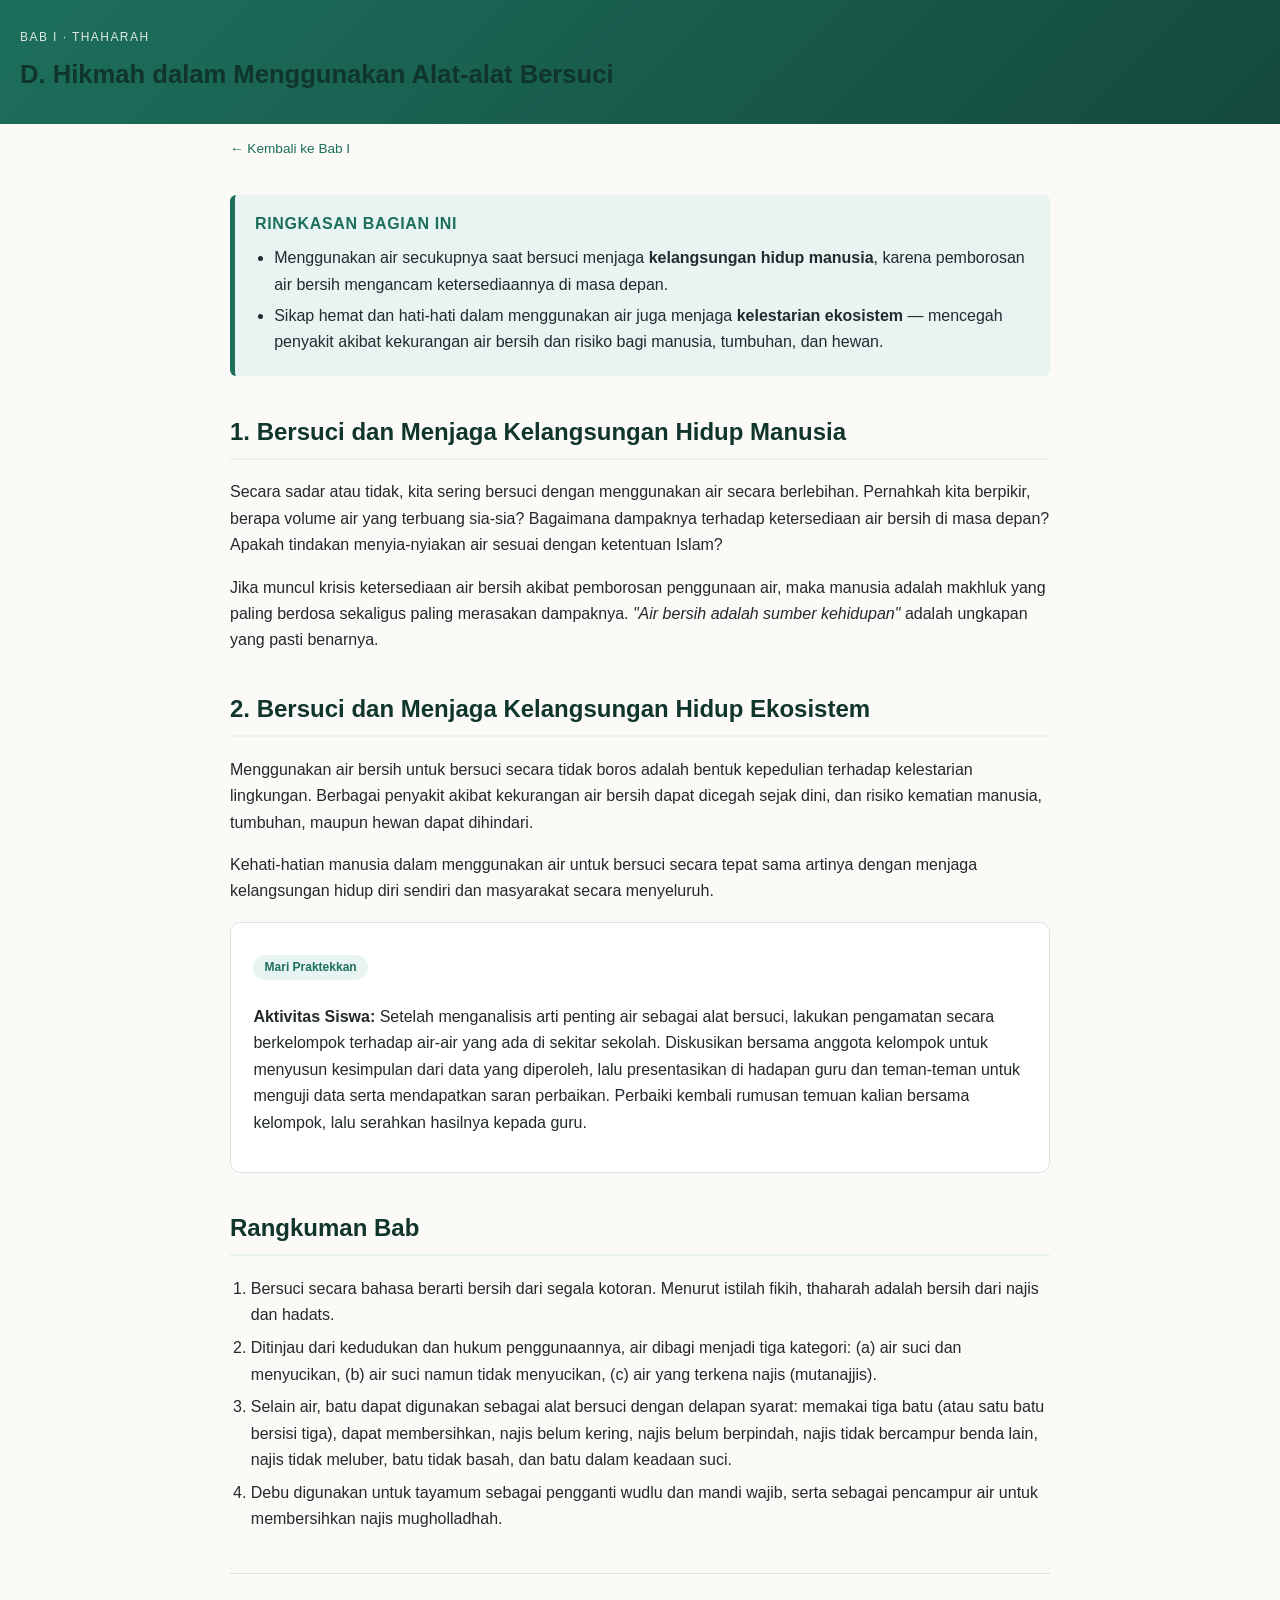
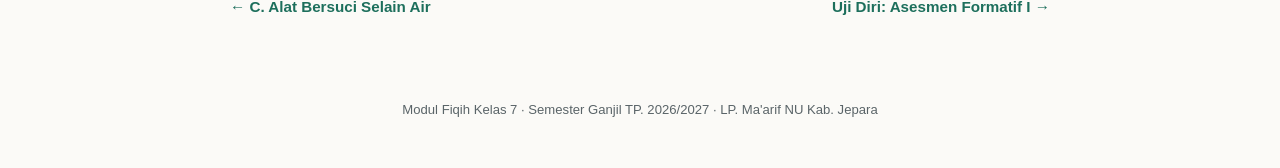
<file: hikmah.html>
<!DOCTYPE html>
<html lang="id">
<head>
<meta charset="UTF-8">
<meta name="viewport" content="width=device-width, initial-scale=1.0">
<title>D. Hikmah Penggunaan Alat Bersuci — Modul Fiqih Kelas 7</title>
<link rel="stylesheet" href="style.css">
</head>
<body>

<header class="site-header">
  <p class="eyebrow">Bab I · Thaharah</p>
  <h1>D. Hikmah dalam Menggunakan Alat-alat Bersuci</h1>
</header>

<nav class="crumbs"><a href="index.html">← Kembali ke Bab I</a></nav>

<main>

  <div class="ringkasan">
    <h3>Ringkasan Bagian Ini</h3>
    <ul>
      <li>Menggunakan air secukupnya saat bersuci menjaga <strong>kelangsungan hidup manusia</strong>, karena pemborosan air bersih mengancam ketersediaannya di masa depan.</li>
      <li>Sikap hemat dan hati-hati dalam menggunakan air juga menjaga <strong>kelestarian ekosistem</strong> — mencegah penyakit akibat kekurangan air bersih dan risiko bagi manusia, tumbuhan, dan hewan.</li>
    </ul>
  </div>

  <h2>1. Bersuci dan Menjaga Kelangsungan Hidup Manusia</h2>
  <p>Secara sadar atau tidak, kita sering bersuci dengan menggunakan air secara berlebihan. Pernahkah kita berpikir, berapa volume air yang terbuang sia-sia? Bagaimana dampaknya terhadap ketersediaan air bersih di masa depan? Apakah tindakan menyia-nyiakan air sesuai dengan ketentuan Islam?</p>
  <p>Jika muncul krisis ketersediaan air bersih akibat pemborosan penggunaan air, maka manusia adalah makhluk yang paling berdosa sekaligus paling merasakan dampaknya. <em>"Air bersih adalah sumber kehidupan"</em> adalah ungkapan yang pasti benarnya.</p>

  <h2>2. Bersuci dan Menjaga Kelangsungan Hidup Ekosistem</h2>
  <p>Menggunakan air bersih untuk bersuci secara tidak boros adalah bentuk kepedulian terhadap kelestarian lingkungan. Berbagai penyakit akibat kekurangan air bersih dapat dicegah sejak dini, dan risiko kematian manusia, tumbuhan, maupun hewan dapat dihindari.</p>
  <p>Kehati-hatian manusia dalam menggunakan air untuk bersuci secara tepat sama artinya dengan menjaga kelangsungan hidup diri sendiri dan masyarakat secara menyeluruh.</p>

  <div class="card">
    <p class="badge">Mari Praktekkan</p>
    <p><strong>Aktivitas Siswa:</strong> Setelah menganalisis arti penting air sebagai alat bersuci, lakukan pengamatan secara berkelompok terhadap air-air yang ada di sekitar sekolah. Diskusikan bersama anggota kelompok untuk menyusun kesimpulan dari data yang diperoleh, lalu presentasikan di hadapan guru dan teman-teman untuk menguji data serta mendapatkan saran perbaikan. Perbaiki kembali rumusan temuan kalian bersama kelompok, lalu serahkan hasilnya kepada guru.</p>
  </div>

  <h2>Rangkuman Bab</h2>
  <ol class="list">
    <li>Bersuci secara bahasa berarti bersih dari segala kotoran. Menurut istilah fikih, thaharah adalah bersih dari najis dan hadats.</li>
    <li>Ditinjau dari kedudukan dan hukum penggunaannya, air dibagi menjadi tiga kategori: (a) air suci dan menyucikan, (b) air suci namun tidak menyucikan, (c) air yang terkena najis (mutanajjis).</li>
    <li>Selain air, batu dapat digunakan sebagai alat bersuci dengan delapan syarat: memakai tiga batu (atau satu batu bersisi tiga), dapat membersihkan, najis belum kering, najis belum berpindah, najis tidak bercampur benda lain, najis tidak meluber, batu tidak basah, dan batu dalam keadaan suci.</li>
    <li>Debu digunakan untuk tayamum sebagai pengganti wudlu dan mandi wajib, serta sebagai pencampur air untuk membersihkan najis mugholladhah.</li>
  </ol>

  <div class="pager">
    <a href="alat-selain-air.html">← C. Alat Bersuci Selain Air</a>
    <a href="asesmen.html">Uji Diri: Asesmen Formatif I →</a>
  </div>

</main>

<footer class="site-footer">
  Modul Fiqih Kelas 7 · Semester Ganjil TP. 2026/2027 · LP. Ma'arif NU Kab. Jepara
</footer>

</body>
</html>
</file>
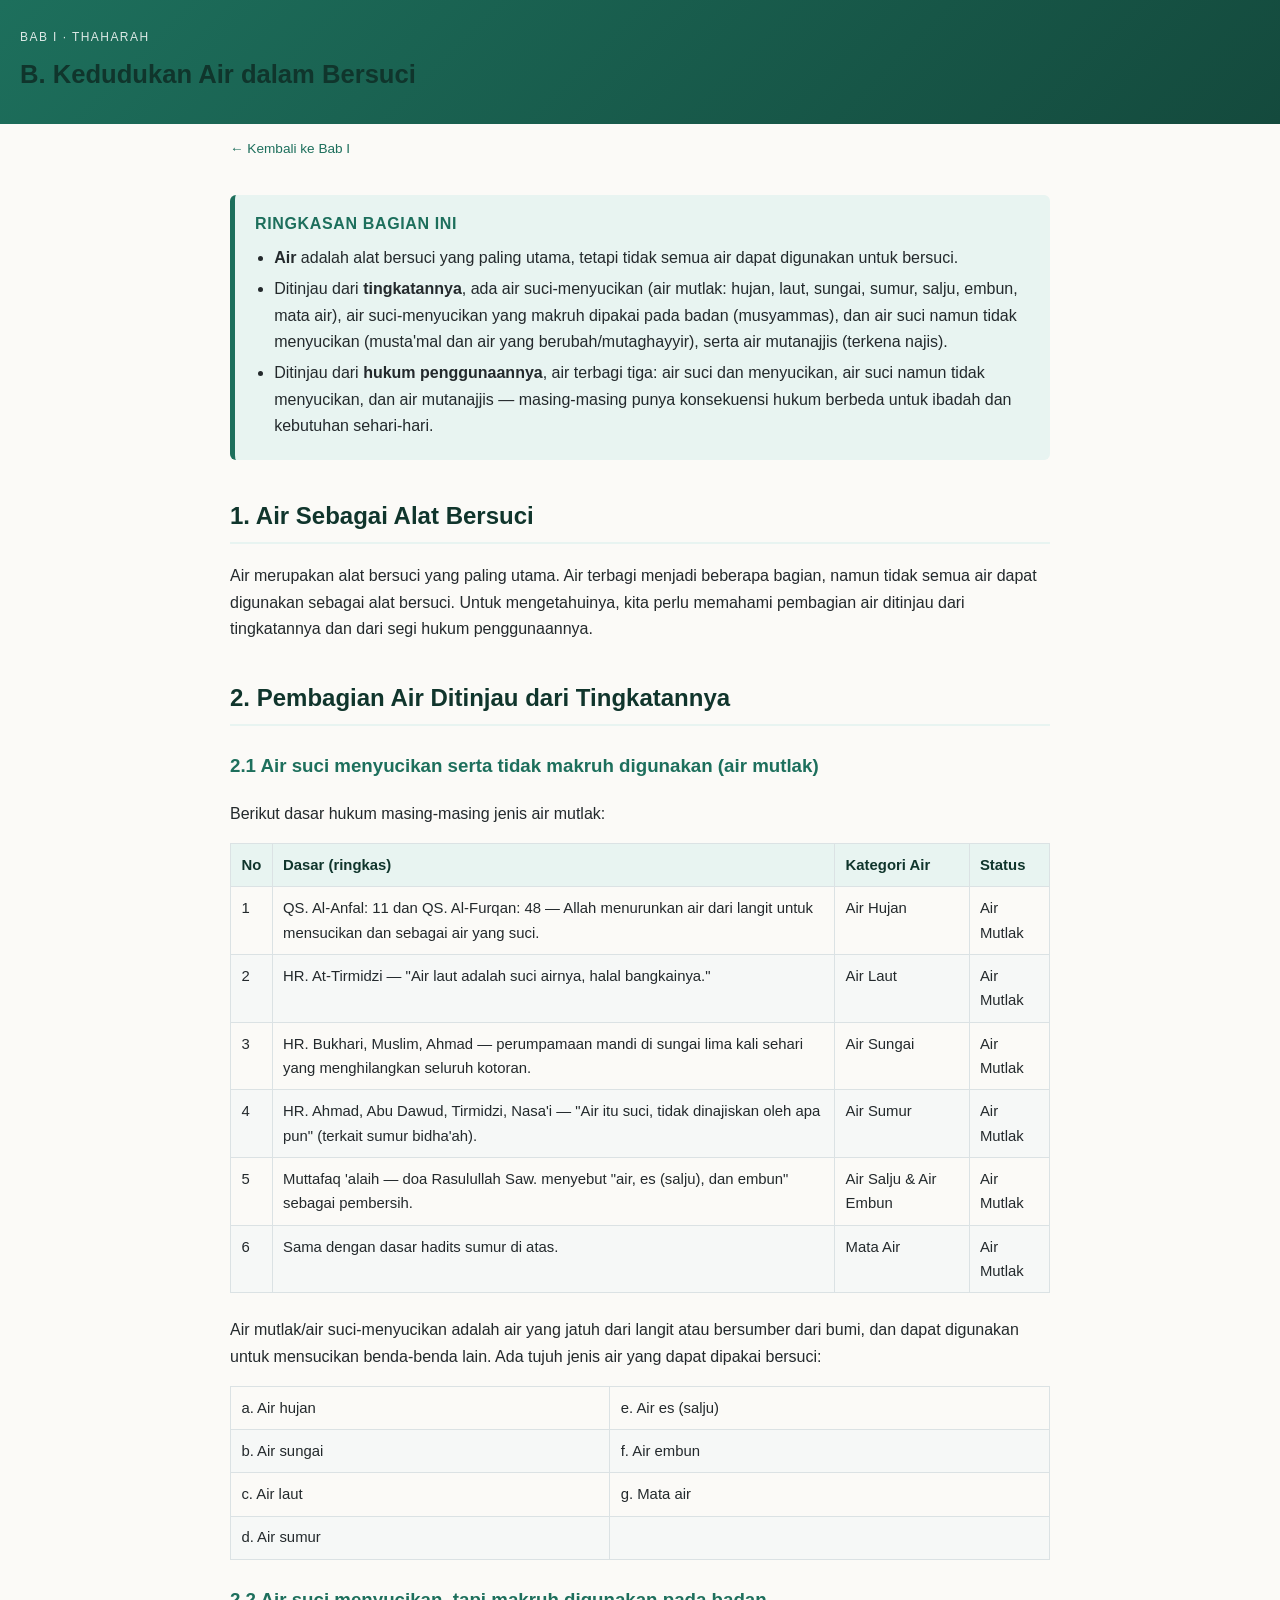
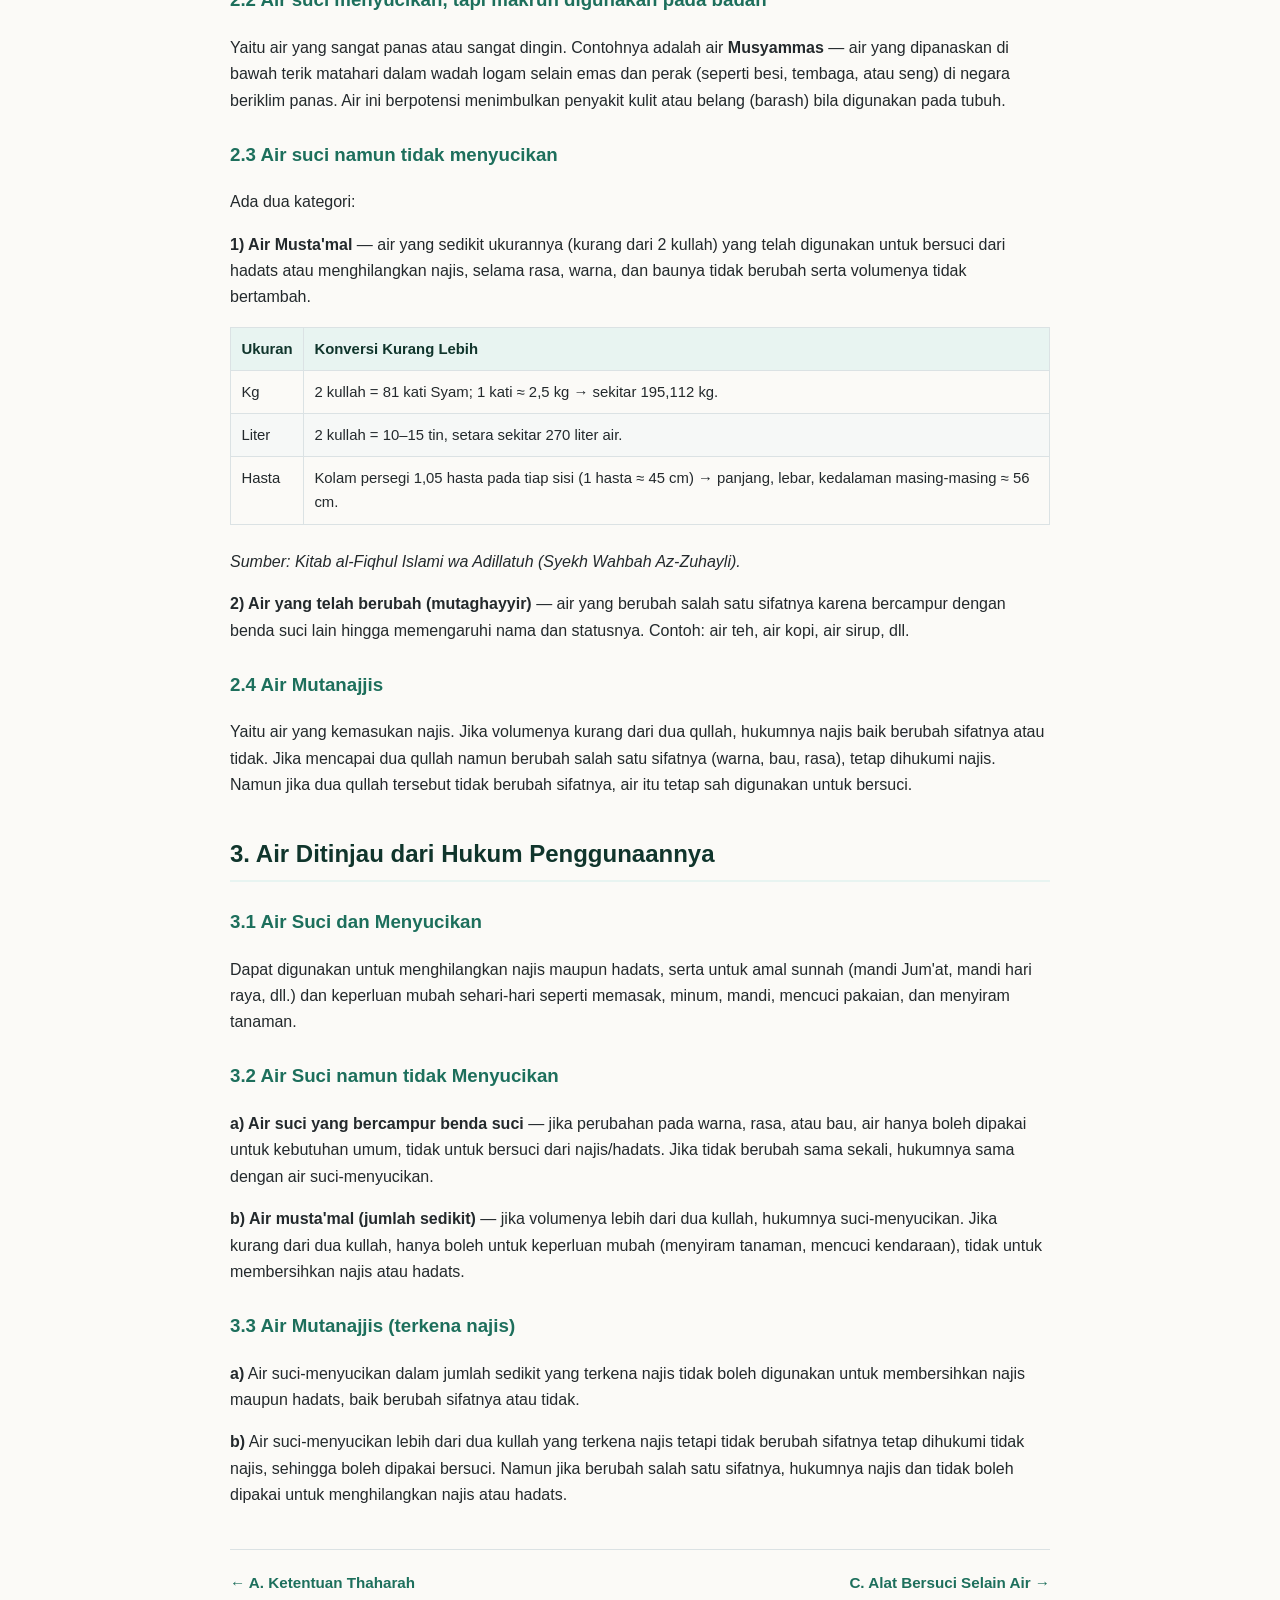
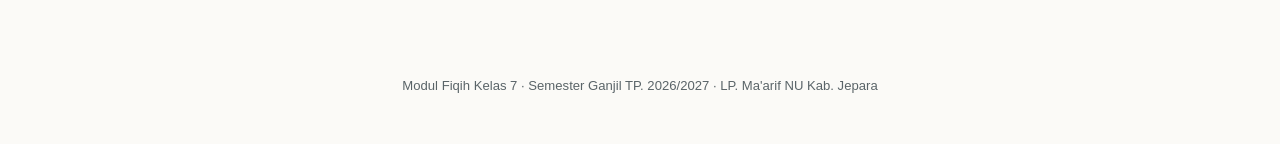
<file: kedudukan-air.html>
<!DOCTYPE html>
<html lang="id">
<head>
<meta charset="UTF-8">
<meta name="viewport" content="width=device-width, initial-scale=1.0">
<title>B. Kedudukan Air dalam Bersuci — Modul Fiqih Kelas 7</title>
<link rel="stylesheet" href="style.css">
</head>
<body>

<header class="site-header">
  <p class="eyebrow">Bab I · Thaharah</p>
  <h1>B. Kedudukan Air dalam Bersuci</h1>
</header>

<nav class="crumbs"><a href="index.html">← Kembali ke Bab I</a></nav>

<main>

  <div class="ringkasan">
    <h3>Ringkasan Bagian Ini</h3>
    <ul>
      <li><strong>Air</strong> adalah alat bersuci yang paling utama, tetapi tidak semua air dapat digunakan untuk bersuci.</li>
      <li>Ditinjau dari <strong>tingkatannya</strong>, ada air suci-menyucikan (air mutlak: hujan, laut, sungai, sumur, salju, embun, mata air), air suci-menyucikan yang makruh dipakai pada badan (musyammas), dan air suci namun tidak menyucikan (musta'mal dan air yang berubah/mutaghayyir), serta air mutanajjis (terkena najis).</li>
      <li>Ditinjau dari <strong>hukum penggunaannya</strong>, air terbagi tiga: air suci dan menyucikan, air suci namun tidak menyucikan, dan air mutanajjis — masing-masing punya konsekuensi hukum berbeda untuk ibadah dan kebutuhan sehari-hari.</li>
    </ul>
  </div>

  <h2>1. Air Sebagai Alat Bersuci</h2>
  <p>Air merupakan alat bersuci yang paling utama. Air terbagi menjadi beberapa bagian, namun tidak semua air dapat digunakan sebagai alat bersuci. Untuk mengetahuinya, kita perlu memahami pembagian air ditinjau dari tingkatannya dan dari segi hukum penggunaannya.</p>

  <h2>2. Pembagian Air Ditinjau dari Tingkatannya</h2>

  <h3>2.1 Air suci menyucikan serta tidak makruh digunakan (air mutlak)</h3>
  <p>Berikut dasar hukum masing-masing jenis air mutlak:</p>

  <table>
    <thead><tr><th>No</th><th>Dasar (ringkas)</th><th>Kategori Air</th><th>Status</th></tr></thead>
    <tbody>
      <tr><td>1</td><td>QS. Al-Anfal: 11 dan QS. Al-Furqan: 48 — Allah menurunkan air dari langit untuk mensucikan dan sebagai air yang suci.</td><td>Air Hujan</td><td>Air Mutlak</td></tr>
      <tr><td>2</td><td>HR. At-Tirmidzi — "Air laut adalah suci airnya, halal bangkainya."</td><td>Air Laut</td><td>Air Mutlak</td></tr>
      <tr><td>3</td><td>HR. Bukhari, Muslim, Ahmad — perumpamaan mandi di sungai lima kali sehari yang menghilangkan seluruh kotoran.</td><td>Air Sungai</td><td>Air Mutlak</td></tr>
      <tr><td>4</td><td>HR. Ahmad, Abu Dawud, Tirmidzi, Nasa'i — "Air itu suci, tidak dinajiskan oleh apa pun" (terkait sumur bidha'ah).</td><td>Air Sumur</td><td>Air Mutlak</td></tr>
      <tr><td>5</td><td>Muttafaq 'alaih — doa Rasulullah Saw. menyebut "air, es (salju), dan embun" sebagai pembersih.</td><td>Air Salju &amp; Air Embun</td><td>Air Mutlak</td></tr>
      <tr><td>6</td><td>Sama dengan dasar hadits sumur di atas.</td><td>Mata Air</td><td>Air Mutlak</td></tr>
    </tbody>
  </table>

  <p>Air mutlak/air suci-menyucikan adalah air yang jatuh dari langit atau bersumber dari bumi, dan dapat digunakan untuk mensucikan benda-benda lain. Ada tujuh jenis air yang dapat dipakai bersuci:</p>
  <table>
    <tbody>
      <tr><td>a. Air hujan</td><td>e. Air es (salju)</td></tr>
      <tr><td>b. Air sungai</td><td>f. Air embun</td></tr>
      <tr><td>c. Air laut</td><td>g. Mata air</td></tr>
      <tr><td>d. Air sumur</td><td></td></tr>
    </tbody>
  </table>

  <h3>2.2 Air suci menyucikan, tapi makruh digunakan pada badan</h3>
  <p>Yaitu air yang sangat panas atau sangat dingin. Contohnya adalah air <strong>Musyammas</strong> — air yang dipanaskan di bawah terik matahari dalam wadah logam selain emas dan perak (seperti besi, tembaga, atau seng) di negara beriklim panas. Air ini berpotensi menimbulkan penyakit kulit atau belang (barash) bila digunakan pada tubuh.</p>

  <h3>2.3 Air suci namun tidak menyucikan</h3>
  <p>Ada dua kategori:</p>
  <p><strong>1) Air Musta'mal</strong> — air yang sedikit ukurannya (kurang dari 2 kullah) yang telah digunakan untuk bersuci dari hadats atau menghilangkan najis, selama rasa, warna, dan baunya tidak berubah serta volumenya tidak bertambah.</p>

  <table>
    <thead><tr><th>Ukuran</th><th>Konversi Kurang Lebih</th></tr></thead>
    <tbody>
      <tr><td>Kg</td><td>2 kullah = 81 kati Syam; 1 kati ≈ 2,5 kg → sekitar 195,112 kg.</td></tr>
      <tr><td>Liter</td><td>2 kullah = 10–15 tin, setara sekitar 270 liter air.</td></tr>
      <tr><td>Hasta</td><td>Kolam persegi 1,05 hasta pada tiap sisi (1 hasta ≈ 45 cm) → panjang, lebar, kedalaman masing-masing ≈ 56 cm.</td></tr>
    </tbody>
  </table>
  <p><em>Sumber: Kitab al-Fiqhul Islami wa Adillatuh (Syekh Wahbah Az-Zuhayli).</em></p>

  <p><strong>2) Air yang telah berubah (mutaghayyir)</strong> — air yang berubah salah satu sifatnya karena bercampur dengan benda suci lain hingga memengaruhi nama dan statusnya. Contoh: air teh, air kopi, air sirup, dll.</p>

  <h3>2.4 Air Mutanajjis</h3>
  <p>Yaitu air yang kemasukan najis. Jika volumenya kurang dari dua qullah, hukumnya najis baik berubah sifatnya atau tidak. Jika mencapai dua qullah namun berubah salah satu sifatnya (warna, bau, rasa), tetap dihukumi najis. Namun jika dua qullah tersebut tidak berubah sifatnya, air itu tetap sah digunakan untuk bersuci.</p>

  <h2>3. Air Ditinjau dari Hukum Penggunaannya</h2>

  <h3>3.1 Air Suci dan Menyucikan</h3>
  <p>Dapat digunakan untuk menghilangkan najis maupun hadats, serta untuk amal sunnah (mandi Jum'at, mandi hari raya, dll.) dan keperluan mubah sehari-hari seperti memasak, minum, mandi, mencuci pakaian, dan menyiram tanaman.</p>

  <h3>3.2 Air Suci namun tidak Menyucikan</h3>
  <p><strong>a) Air suci yang bercampur benda suci</strong> — jika perubahan pada warna, rasa, atau bau, air hanya boleh dipakai untuk kebutuhan umum, tidak untuk bersuci dari najis/hadats. Jika tidak berubah sama sekali, hukumnya sama dengan air suci-menyucikan.</p>
  <p><strong>b) Air musta'mal (jumlah sedikit)</strong> — jika volumenya lebih dari dua kullah, hukumnya suci-menyucikan. Jika kurang dari dua kullah, hanya boleh untuk keperluan mubah (menyiram tanaman, mencuci kendaraan), tidak untuk membersihkan najis atau hadats.</p>

  <h3>3.3 Air Mutanajjis (terkena najis)</h3>
  <p><strong>a)</strong> Air suci-menyucikan dalam jumlah sedikit yang terkena najis tidak boleh digunakan untuk membersihkan najis maupun hadats, baik berubah sifatnya atau tidak.</p>
  <p><strong>b)</strong> Air suci-menyucikan lebih dari dua kullah yang terkena najis tetapi tidak berubah sifatnya tetap dihukumi tidak najis, sehingga boleh dipakai bersuci. Namun jika berubah salah satu sifatnya, hukumnya najis dan tidak boleh dipakai untuk menghilangkan najis atau hadats.</p>

  <div class="pager">
    <a href="ketentuan-thaharah.html">← A. Ketentuan Thaharah</a>
    <a href="alat-selain-air.html">C. Alat Bersuci Selain Air →</a>
  </div>

</main>

<footer class="site-footer">
  Modul Fiqih Kelas 7 · Semester Ganjil TP. 2026/2027 · LP. Ma'arif NU Kab. Jepara
</footer>

</body>
</html>
</file>
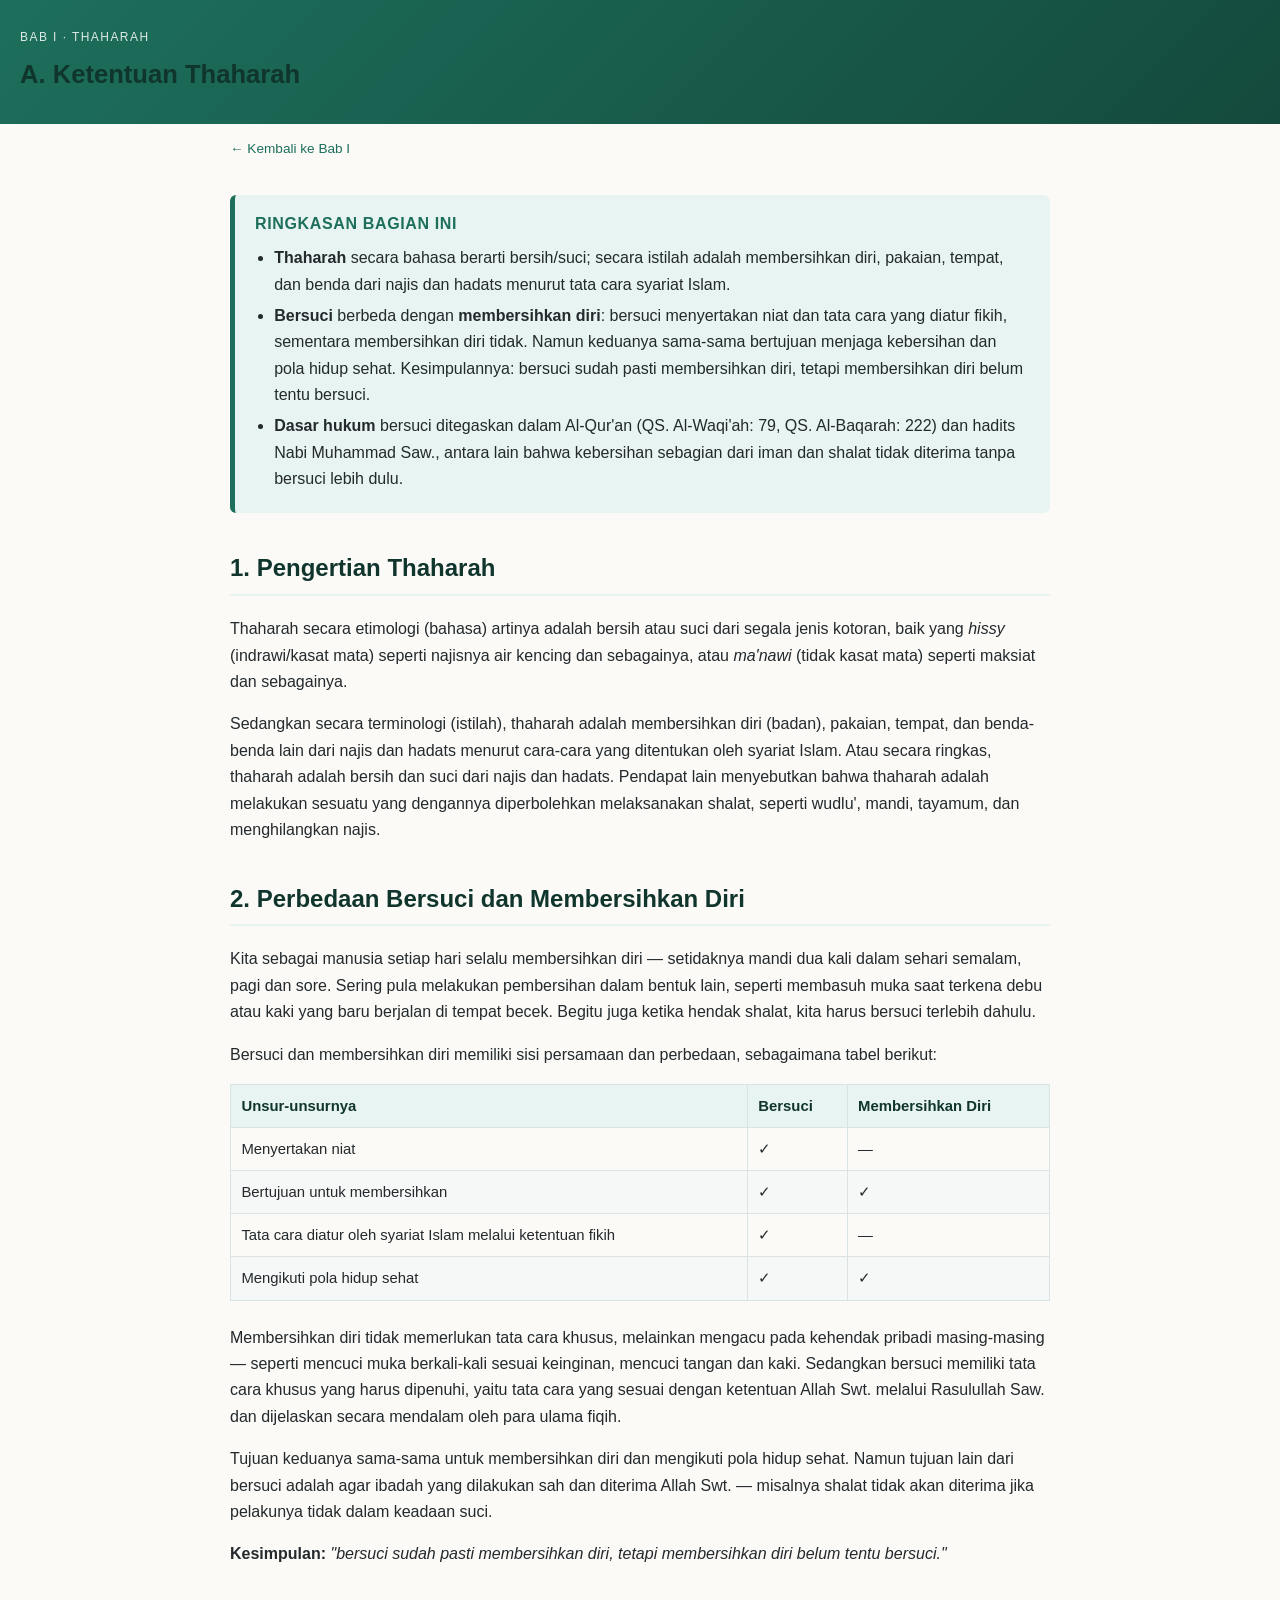
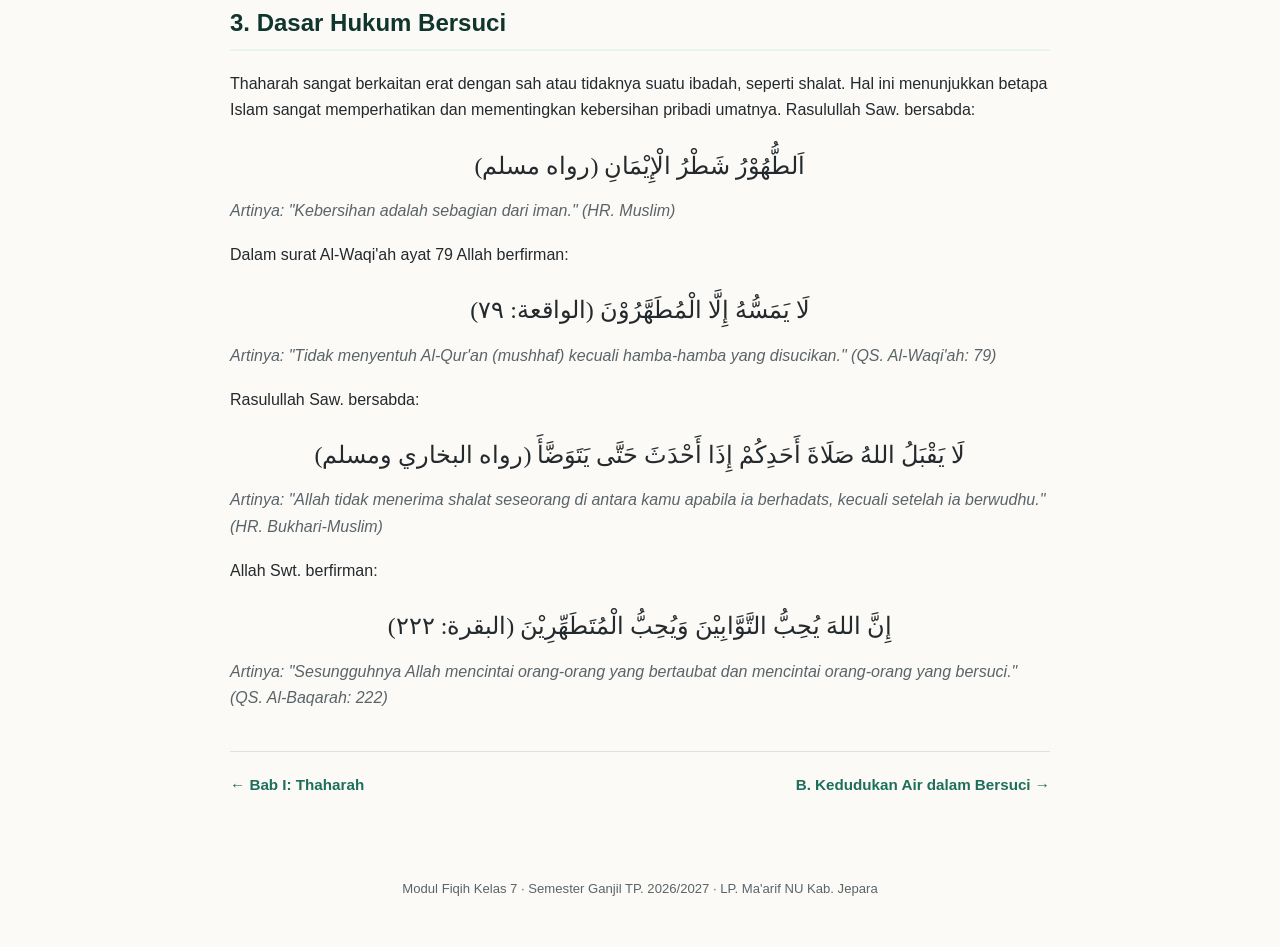
<file: ketentuan-thaharah.html>
<!DOCTYPE html>
<html lang="id">
<head>
<meta charset="UTF-8">
<meta name="viewport" content="width=device-width, initial-scale=1.0">
<title>A. Ketentuan Thaharah — Modul Fiqih Kelas 7</title>
<link rel="stylesheet" href="style.css">
</head>
<body>

<header class="site-header">
  <p class="eyebrow">Bab I · Thaharah</p>
  <h1>A. Ketentuan Thaharah</h1>
</header>

<nav class="crumbs"><a href="index.html">← Kembali ke Bab I</a></nav>

<main>

  <div class="ringkasan">
    <h3>Ringkasan Bagian Ini</h3>
    <ul>
      <li><strong>Thaharah</strong> secara bahasa berarti bersih/suci; secara istilah adalah membersihkan diri, pakaian, tempat, dan benda dari najis dan hadats menurut tata cara syariat Islam.</li>
      <li><strong>Bersuci</strong> berbeda dengan <strong>membersihkan diri</strong>: bersuci menyertakan niat dan tata cara yang diatur fikih, sementara membersihkan diri tidak. Namun keduanya sama-sama bertujuan menjaga kebersihan dan pola hidup sehat. Kesimpulannya: bersuci sudah pasti membersihkan diri, tetapi membersihkan diri belum tentu bersuci.</li>
      <li><strong>Dasar hukum</strong> bersuci ditegaskan dalam Al-Qur'an (QS. Al-Waqi'ah: 79, QS. Al-Baqarah: 222) dan hadits Nabi Muhammad Saw., antara lain bahwa kebersihan sebagian dari iman dan shalat tidak diterima tanpa bersuci lebih dulu.</li>
    </ul>
  </div>

  <h2>1. Pengertian Thaharah</h2>
  <p>Thaharah secara etimologi (bahasa) artinya adalah bersih atau suci dari segala jenis kotoran, baik yang <em>hissy</em> (indrawi/kasat mata) seperti najisnya air kencing dan sebagainya, atau <em>ma'nawi</em> (tidak kasat mata) seperti maksiat dan sebagainya.</p>
  <p>Sedangkan secara terminologi (istilah), thaharah adalah membersihkan diri (badan), pakaian, tempat, dan benda-benda lain dari najis dan hadats menurut cara-cara yang ditentukan oleh syariat Islam. Atau secara ringkas, thaharah adalah bersih dan suci dari najis dan hadats. Pendapat lain menyebutkan bahwa thaharah adalah melakukan sesuatu yang dengannya diperbolehkan melaksanakan shalat, seperti wudlu', mandi, tayamum, dan menghilangkan najis.</p>

  <h2>2. Perbedaan Bersuci dan Membersihkan Diri</h2>
  <p>Kita sebagai manusia setiap hari selalu membersihkan diri — setidaknya mandi dua kali dalam sehari semalam, pagi dan sore. Sering pula melakukan pembersihan dalam bentuk lain, seperti membasuh muka saat terkena debu atau kaki yang baru berjalan di tempat becek. Begitu juga ketika hendak shalat, kita harus bersuci terlebih dahulu.</p>
  <p>Bersuci dan membersihkan diri memiliki sisi persamaan dan perbedaan, sebagaimana tabel berikut:</p>

  <table>
    <thead>
      <tr><th>Unsur-unsurnya</th><th>Bersuci</th><th>Membersihkan Diri</th></tr>
    </thead>
    <tbody>
      <tr><td>Menyertakan niat</td><td>✓</td><td>—</td></tr>
      <tr><td>Bertujuan untuk membersihkan</td><td>✓</td><td>✓</td></tr>
      <tr><td>Tata cara diatur oleh syariat Islam melalui ketentuan fikih</td><td>✓</td><td>—</td></tr>
      <tr><td>Mengikuti pola hidup sehat</td><td>✓</td><td>✓</td></tr>
    </tbody>
  </table>

  <p>Membersihkan diri tidak memerlukan tata cara khusus, melainkan mengacu pada kehendak pribadi masing-masing — seperti mencuci muka berkali-kali sesuai keinginan, mencuci tangan dan kaki. Sedangkan bersuci memiliki tata cara khusus yang harus dipenuhi, yaitu tata cara yang sesuai dengan ketentuan Allah Swt. melalui Rasulullah Saw. dan dijelaskan secara mendalam oleh para ulama fiqih.</p>
  <p>Tujuan keduanya sama-sama untuk membersihkan diri dan mengikuti pola hidup sehat. Namun tujuan lain dari bersuci adalah agar ibadah yang dilakukan sah dan diterima Allah Swt. — misalnya shalat tidak akan diterima jika pelakunya tidak dalam keadaan suci.</p>
  <p><strong>Kesimpulan:</strong> <em>"bersuci sudah pasti membersihkan diri, tetapi membersihkan diri belum tentu bersuci."</em></p>

  <h2>3. Dasar Hukum Bersuci</h2>
  <p>Thaharah sangat berkaitan erat dengan sah atau tidaknya suatu ibadah, seperti shalat. Hal ini menunjukkan betapa Islam sangat memperhatikan dan mementingkan kebersihan pribadi umatnya. Rasulullah Saw. bersabda:</p>

  <span class="ar">اَلطُّهُوْرُ شَطْرُ الْإِيْمَانِ (رواه مسلم)</span>
  <p class="terjemah">Artinya: "Kebersihan adalah sebagian dari iman." (HR. Muslim)</p>

  <p>Dalam surat Al-Waqi'ah ayat 79 Allah berfirman:</p>
  <span class="ar">لَا يَمَسُّهُ إِلَّا الْمُطَهَّرُوْنَ (الواقعة: ٧٩)</span>
  <p class="terjemah">Artinya: "Tidak menyentuh Al-Qur'an (mushhaf) kecuali hamba-hamba yang disucikan." (QS. Al-Waqi'ah: 79)</p>

  <p>Rasulullah Saw. bersabda:</p>
  <span class="ar">لَا يَقْبَلُ اللهُ صَلَاةَ أَحَدِكُمْ إِذَا أَحْدَثَ حَتَّى يَتَوَضَّأَ (رواه البخاري ومسلم)</span>
  <p class="terjemah">Artinya: "Allah tidak menerima shalat seseorang di antara kamu apabila ia berhadats, kecuali setelah ia berwudhu." (HR. Bukhari-Muslim)</p>

  <p>Allah Swt. berfirman:</p>
  <span class="ar">إِنَّ اللهَ يُحِبُّ التَّوَّابِيْنَ وَيُحِبُّ الْمُتَطَهِّرِيْنَ (البقرة: ٢٢٢)</span>
  <p class="terjemah">Artinya: "Sesungguhnya Allah mencintai orang-orang yang bertaubat dan mencintai orang-orang yang bersuci." (QS. Al-Baqarah: 222)</p>

  <div class="pager">
    <a href="index.html">← Bab I: Thaharah</a>
    <a href="kedudukan-air.html">B. Kedudukan Air dalam Bersuci →</a>
  </div>

</main>

<footer class="site-footer">
  Modul Fiqih Kelas 7 · Semester Ganjil TP. 2026/2027 · LP. Ma'arif NU Kab. Jepara
</footer>

</body>
</html>
</file>
<file: Bab-1/style.css>
:root {
  --accent: #1d6f5c;
  --accent-light: #e8f4f1;
  --ink: #23292c;
  --muted: #5a6468;
  --border: #dbe2e4;
  --bg: #fbfaf7;
  --card: #ffffff;
}

* { box-sizing: border-box; }

body {
  margin: 0;
  font-family: "Segoe UI", "Helvetica Neue", Arial, sans-serif;
  color: var(--ink);
  background: var(--bg);
  line-height: 1.65;
}

.site-header {
  background: linear-gradient(135deg, #1d6f5c, #144a3d);
  color: #fff;
  padding: 1.75rem 1.25rem;
}

.site-header .eyebrow {
  text-transform: uppercase;
  letter-spacing: .12em;
  font-size: .75rem;
  opacity: .85;
  margin: 0 0 .35rem;
}

.site-header h1 {
  margin: 0;
  font-size: 1.6rem;
}

.site-header p.sub {
  margin: .35rem 0 0;
  opacity: .9;
  font-size: .95rem;
}

nav.crumbs {
  max-width: 860px;
  margin: 0 auto;
  padding: .9rem 1.25rem;
  font-size: .85rem;
  color: var(--muted);
}
nav.crumbs a { color: var(--accent); text-decoration: none; }
nav.crumbs a:hover { text-decoration: underline; }

main {
  max-width: 860px;
  margin: 0 auto;
  padding: 0 1.25rem 3rem;
}

h1, h2, h3 { color: #10352c; }
h2 {
  border-bottom: 2px solid var(--accent-light);
  padding-bottom: .4rem;
  margin-top: 2.2rem;
}
h3 { color: var(--accent); margin-top: 1.6rem; }

.card {
  background: var(--card);
  border: 1px solid var(--border);
  border-radius: 10px;
  padding: 1.25rem 1.4rem;
  margin: 1.1rem 0;
}

.ringkasan {
  background: var(--accent-light);
  border-left: 5px solid var(--accent);
  border-radius: 6px;
  padding: 1rem 1.25rem;
  margin: 1.25rem 0 1.75rem;
}
.ringkasan h3 {
  margin: 0 0 .5rem;
  color: var(--accent);
  font-size: 1rem;
  text-transform: uppercase;
  letter-spacing: .04em;
}
.ringkasan ul { margin: .3rem 0 0; padding-left: 1.2rem; }
.ringkasan li { margin-bottom: .3rem; }

.ar {
  display: block;
  direction: rtl;
  text-align: center;
  font-family: "Traditional Arabic", "Scheherazade New", "Amiri", "Noto Naskh Arabic", serif;
  font-size: 1.5rem;
  line-height: 2.2;
  margin: 1rem 0 .35rem;
}
.terjemah {
  font-style: italic;
  color: var(--muted);
  margin: 0 0 1.1rem;
}

table {
  width: 100%;
  border-collapse: collapse;
  margin: 1rem 0 1.5rem;
  font-size: .93rem;
}
th, td {
  border: 1px solid var(--border);
  padding: .55rem .65rem;
  text-align: left;
  vertical-align: top;
}
th { background: var(--accent-light); color: #10352c; }
tr:nth-child(even) td { background: #f6f8f7; }

.section-nav {
  display: flex;
  flex-wrap: wrap;
  gap: .6rem;
  margin: 1.5rem 0 2rem;
}
.section-nav a {
  display: block;
  background: var(--card);
  border: 1px solid var(--border);
  border-radius: 8px;
  padding: .7rem 1rem;
  text-decoration: none;
  color: var(--ink);
  flex: 1 1 220px;
  transition: border-color .15s, transform .15s;
}
.section-nav a:hover {
  border-color: var(--accent);
  transform: translateY(-2px);
}
.section-nav a .tag {
  display: block;
  color: var(--accent);
  font-weight: 600;
  font-size: .8rem;
  text-transform: uppercase;
  letter-spacing: .05em;
  margin-bottom: .2rem;
}

.pager {
  display: flex;
  justify-content: space-between;
  margin-top: 2.5rem;
  padding-top: 1.25rem;
  border-top: 1px solid var(--border);
  font-size: .95rem;
}
.pager a { color: var(--accent); text-decoration: none; font-weight: 600; }
.pager a:hover { text-decoration: underline; }

.soal { margin: 1.1rem 0; }
.soal p { margin: .25rem 0; }
.soal .opsi { margin-left: 1.2rem; color: var(--ink); }

ol.list, ul.list { padding-left: 1.3rem; }
ol.list li, ul.list li { margin-bottom: .4rem; }

.badge {
  display: inline-block;
  background: var(--accent-light);
  color: var(--accent);
  border-radius: 999px;
  padding: .15rem .7rem;
  font-size: .75rem;
  font-weight: 600;
  margin-bottom: .5rem;
}

footer.site-footer {
  text-align: center;
  color: var(--muted);
  font-size: .82rem;
  padding: 2rem 1rem 3rem;
}
</file>
<file: style.css>
:root {
  --accent: #1d6f5c;
  --accent-light: #e8f4f1;
  --ink: #23292c;
  --muted: #5a6468;
  --border: #dbe2e4;
  --bg: #fbfaf7;
  --card: #ffffff;
}

* { box-sizing: border-box; }

body {
  margin: 0;
  font-family: "Segoe UI", "Helvetica Neue", Arial, sans-serif;
  color: var(--ink);
  background: var(--bg);
  line-height: 1.65;
}

.site-header {
  background: linear-gradient(135deg, #1d6f5c, #144a3d);
  color: #fff;
  padding: 1.75rem 1.25rem;
}

.site-header .eyebrow {
  text-transform: uppercase;
  letter-spacing: .12em;
  font-size: .75rem;
  opacity: .85;
  margin: 0 0 .35rem;
}

.site-header h1 {
  margin: 0;
  font-size: 1.6rem;
}

.site-header p.sub {
  margin: .35rem 0 0;
  opacity: .9;
  font-size: .95rem;
}

nav.crumbs {
  max-width: 860px;
  margin: 0 auto;
  padding: .9rem 1.25rem;
  font-size: .85rem;
  color: var(--muted);
}
nav.crumbs a { color: var(--accent); text-decoration: none; }
nav.crumbs a:hover { text-decoration: underline; }

main {
  max-width: 860px;
  margin: 0 auto;
  padding: 0 1.25rem 3rem;
}

h1, h2, h3 { color: #10352c; }
h2 {
  border-bottom: 2px solid var(--accent-light);
  padding-bottom: .4rem;
  margin-top: 2.2rem;
}
h3 { color: var(--accent); margin-top: 1.6rem; }

.card {
  background: var(--card);
  border: 1px solid var(--border);
  border-radius: 10px;
  padding: 1.25rem 1.4rem;
  margin: 1.1rem 0;
}

.ringkasan {
  background: var(--accent-light);
  border-left: 5px solid var(--accent);
  border-radius: 6px;
  padding: 1rem 1.25rem;
  margin: 1.25rem 0 1.75rem;
}
.ringkasan h3 {
  margin: 0 0 .5rem;
  color: var(--accent);
  font-size: 1rem;
  text-transform: uppercase;
  letter-spacing: .04em;
}
.ringkasan ul { margin: .3rem 0 0; padding-left: 1.2rem; }
.ringkasan li { margin-bottom: .3rem; }

.ar {
  display: block;
  direction: rtl;
  text-align: center;
  font-family: "Traditional Arabic", "Scheherazade New", "Amiri", "Noto Naskh Arabic", serif;
  font-size: 1.5rem;
  line-height: 2.2;
  margin: 1rem 0 .35rem;
}
.terjemah {
  font-style: italic;
  color: var(--muted);
  margin: 0 0 1.1rem;
}

table {
  width: 100%;
  border-collapse: collapse;
  margin: 1rem 0 1.5rem;
  font-size: .93rem;
}
th, td {
  border: 1px solid var(--border);
  padding: .55rem .65rem;
  text-align: left;
  vertical-align: top;
}
th { background: var(--accent-light); color: #10352c; }
tr:nth-child(even) td { background: #f6f8f7; }

.section-nav {
  display: flex;
  flex-wrap: wrap;
  gap: .6rem;
  margin: 1.5rem 0 2rem;
}
.section-nav a {
  display: block;
  background: var(--card);
  border: 1px solid var(--border);
  border-radius: 8px;
  padding: .7rem 1rem;
  text-decoration: none;
  color: var(--ink);
  flex: 1 1 220px;
  transition: border-color .15s, transform .15s;
}
.section-nav a:hover {
  border-color: var(--accent);
  transform: translateY(-2px);
}
.section-nav a .tag {
  display: block;
  color: var(--accent);
  font-weight: 600;
  font-size: .8rem;
  text-transform: uppercase;
  letter-spacing: .05em;
  margin-bottom: .2rem;
}

.pager {
  display: flex;
  justify-content: space-between;
  margin-top: 2.5rem;
  padding-top: 1.25rem;
  border-top: 1px solid var(--border);
  font-size: .95rem;
}
.pager a { color: var(--accent); text-decoration: none; font-weight: 600; }
.pager a:hover { text-decoration: underline; }

.soal { margin: 1.1rem 0; }
.soal p { margin: .25rem 0; }
.soal .opsi { margin-left: 1.2rem; color: var(--ink); }

ol.list, ul.list { padding-left: 1.3rem; }
ol.list li, ul.list li { margin-bottom: .4rem; }

.badge {
  display: inline-block;
  background: var(--accent-light);
  color: var(--accent);
  border-radius: 999px;
  padding: .15rem .7rem;
  font-size: .75rem;
  font-weight: 600;
  margin-bottom: .5rem;
}

footer.site-footer {
  text-align: center;
  color: var(--muted);
  font-size: .82rem;
  padding: 2rem 1rem 3rem;
}
</file>
